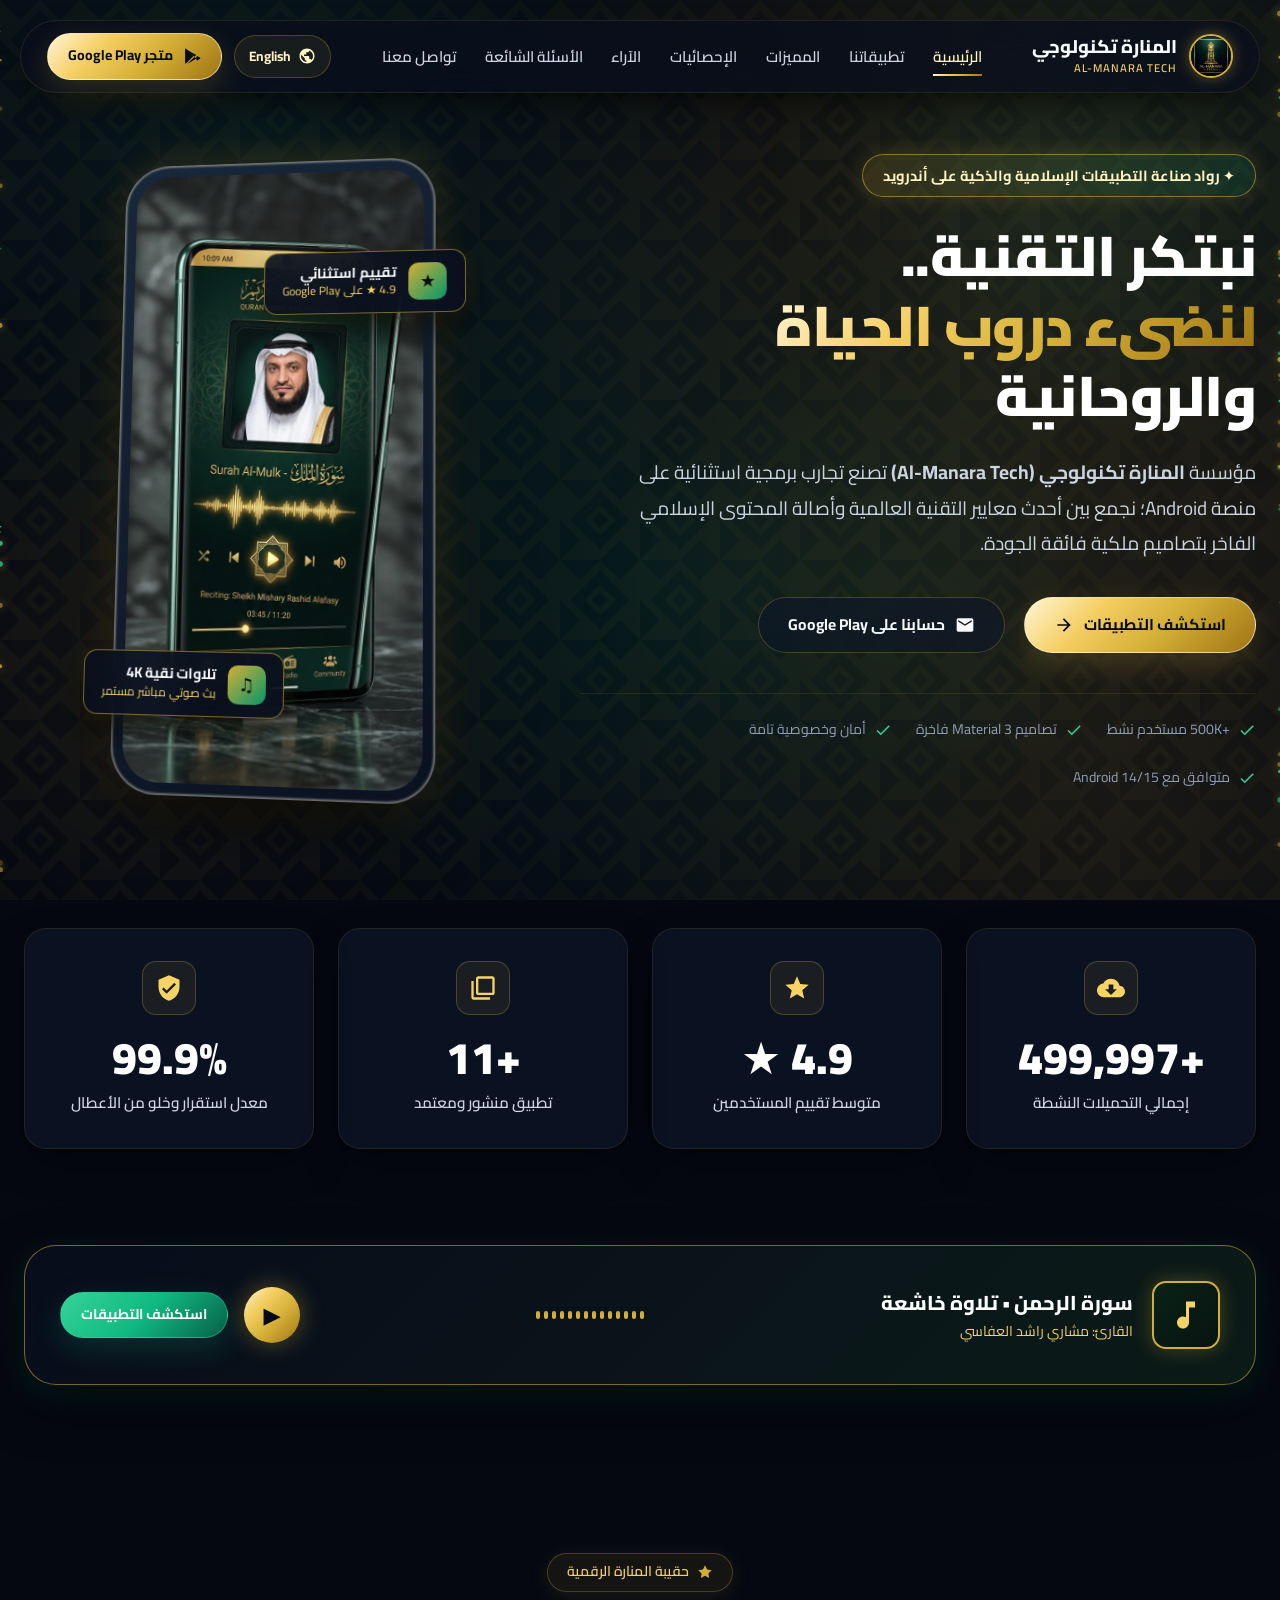
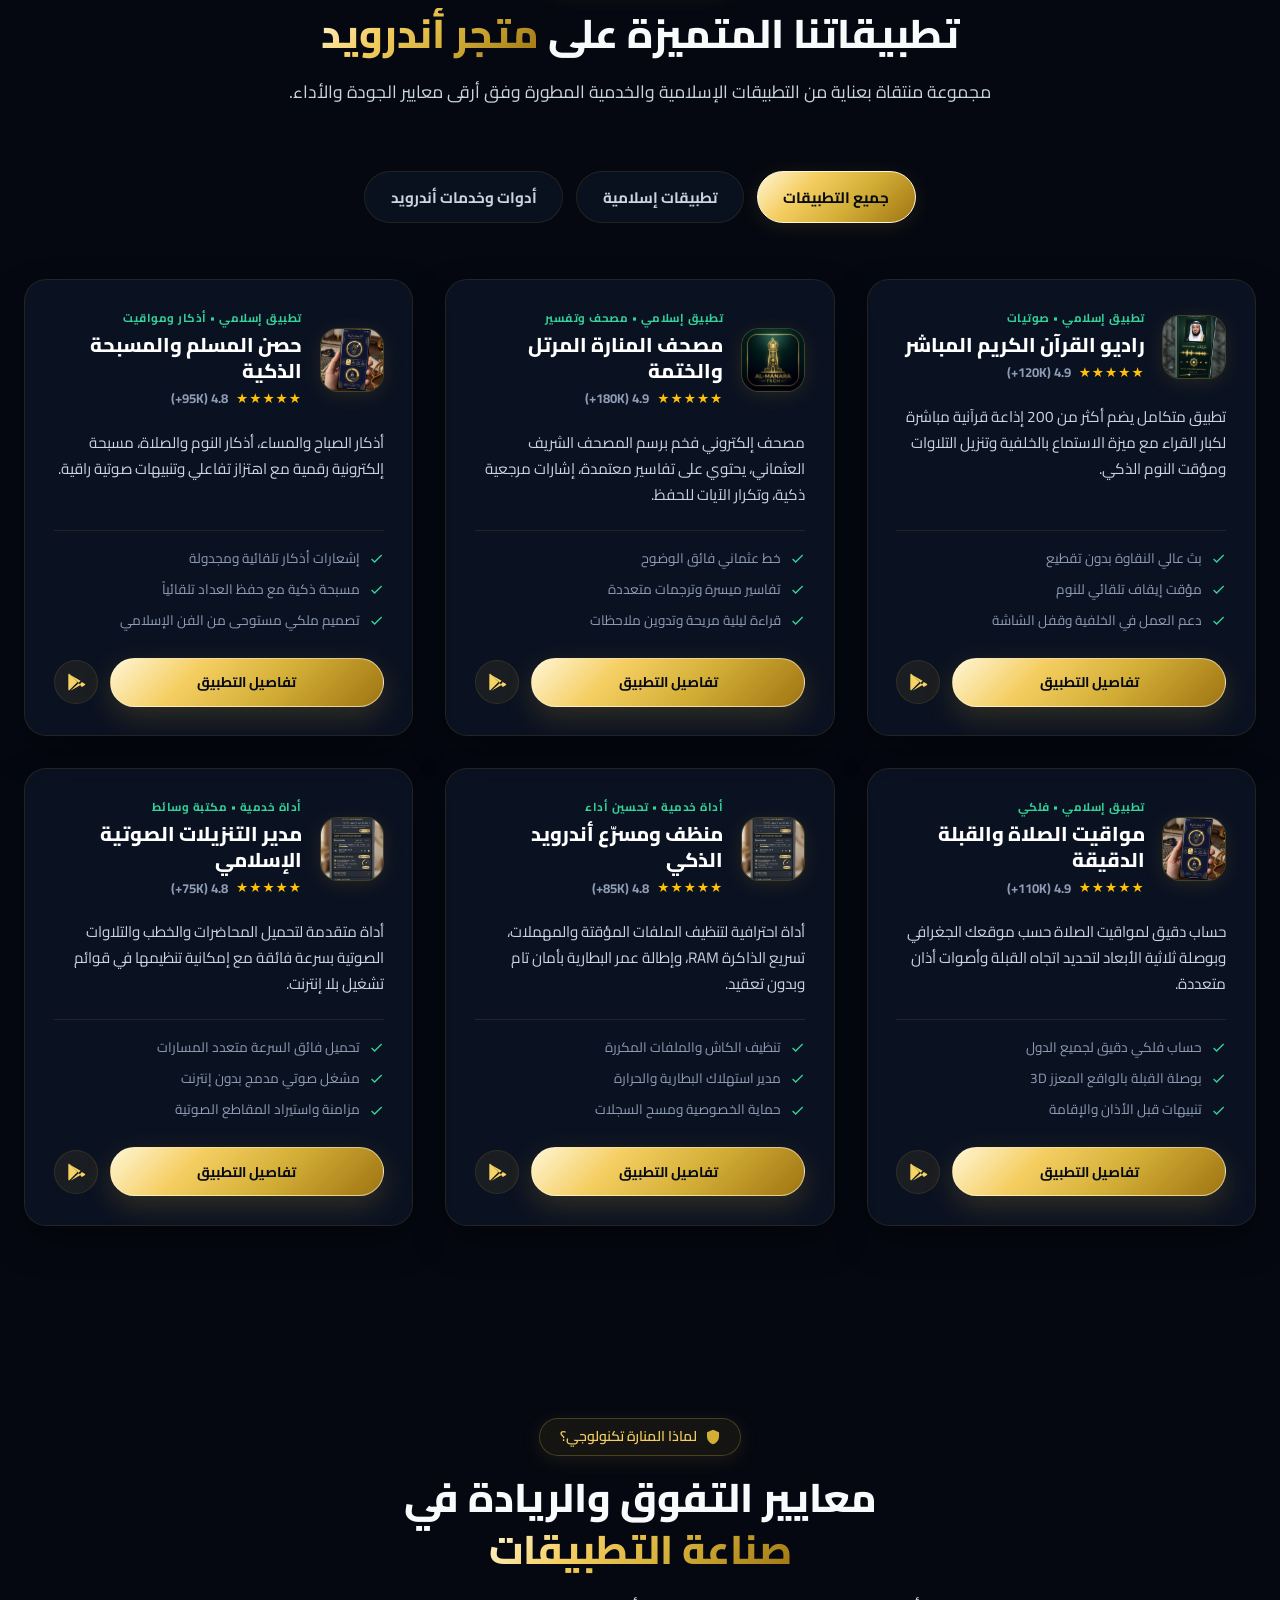
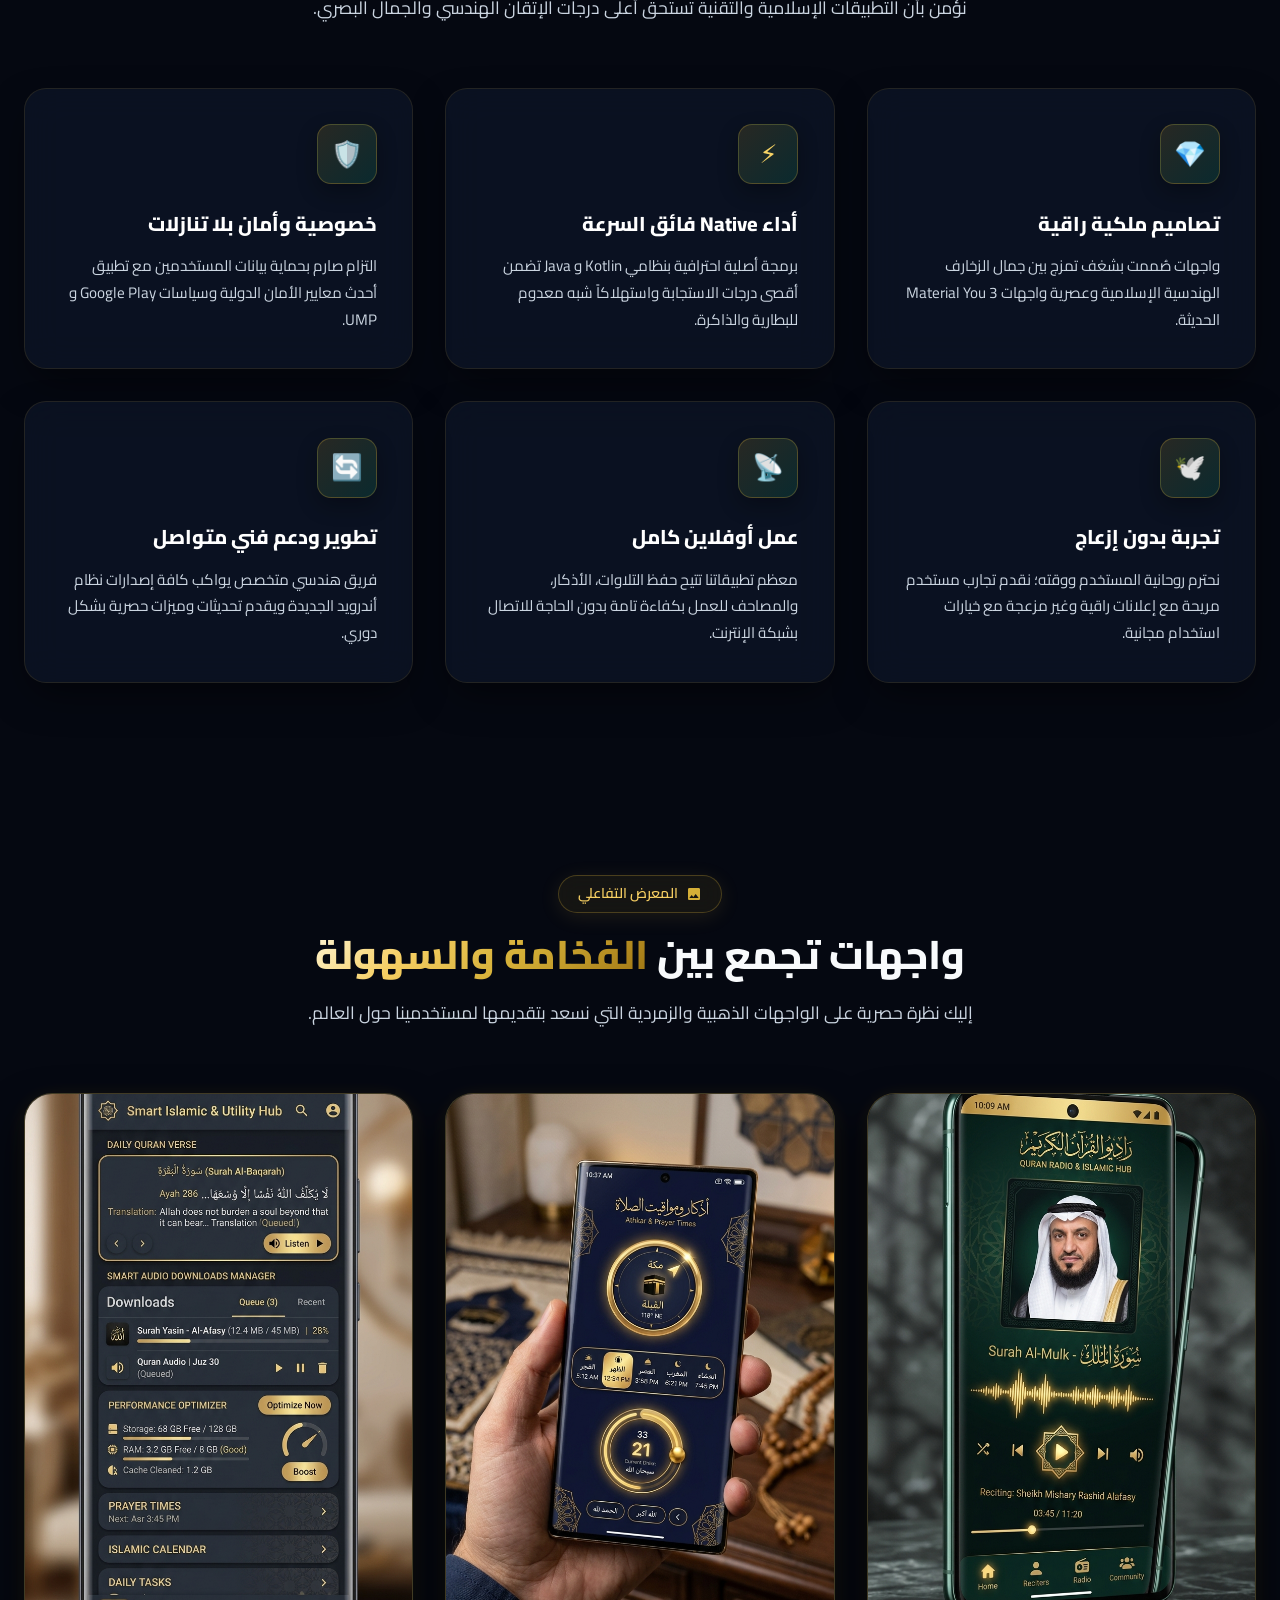
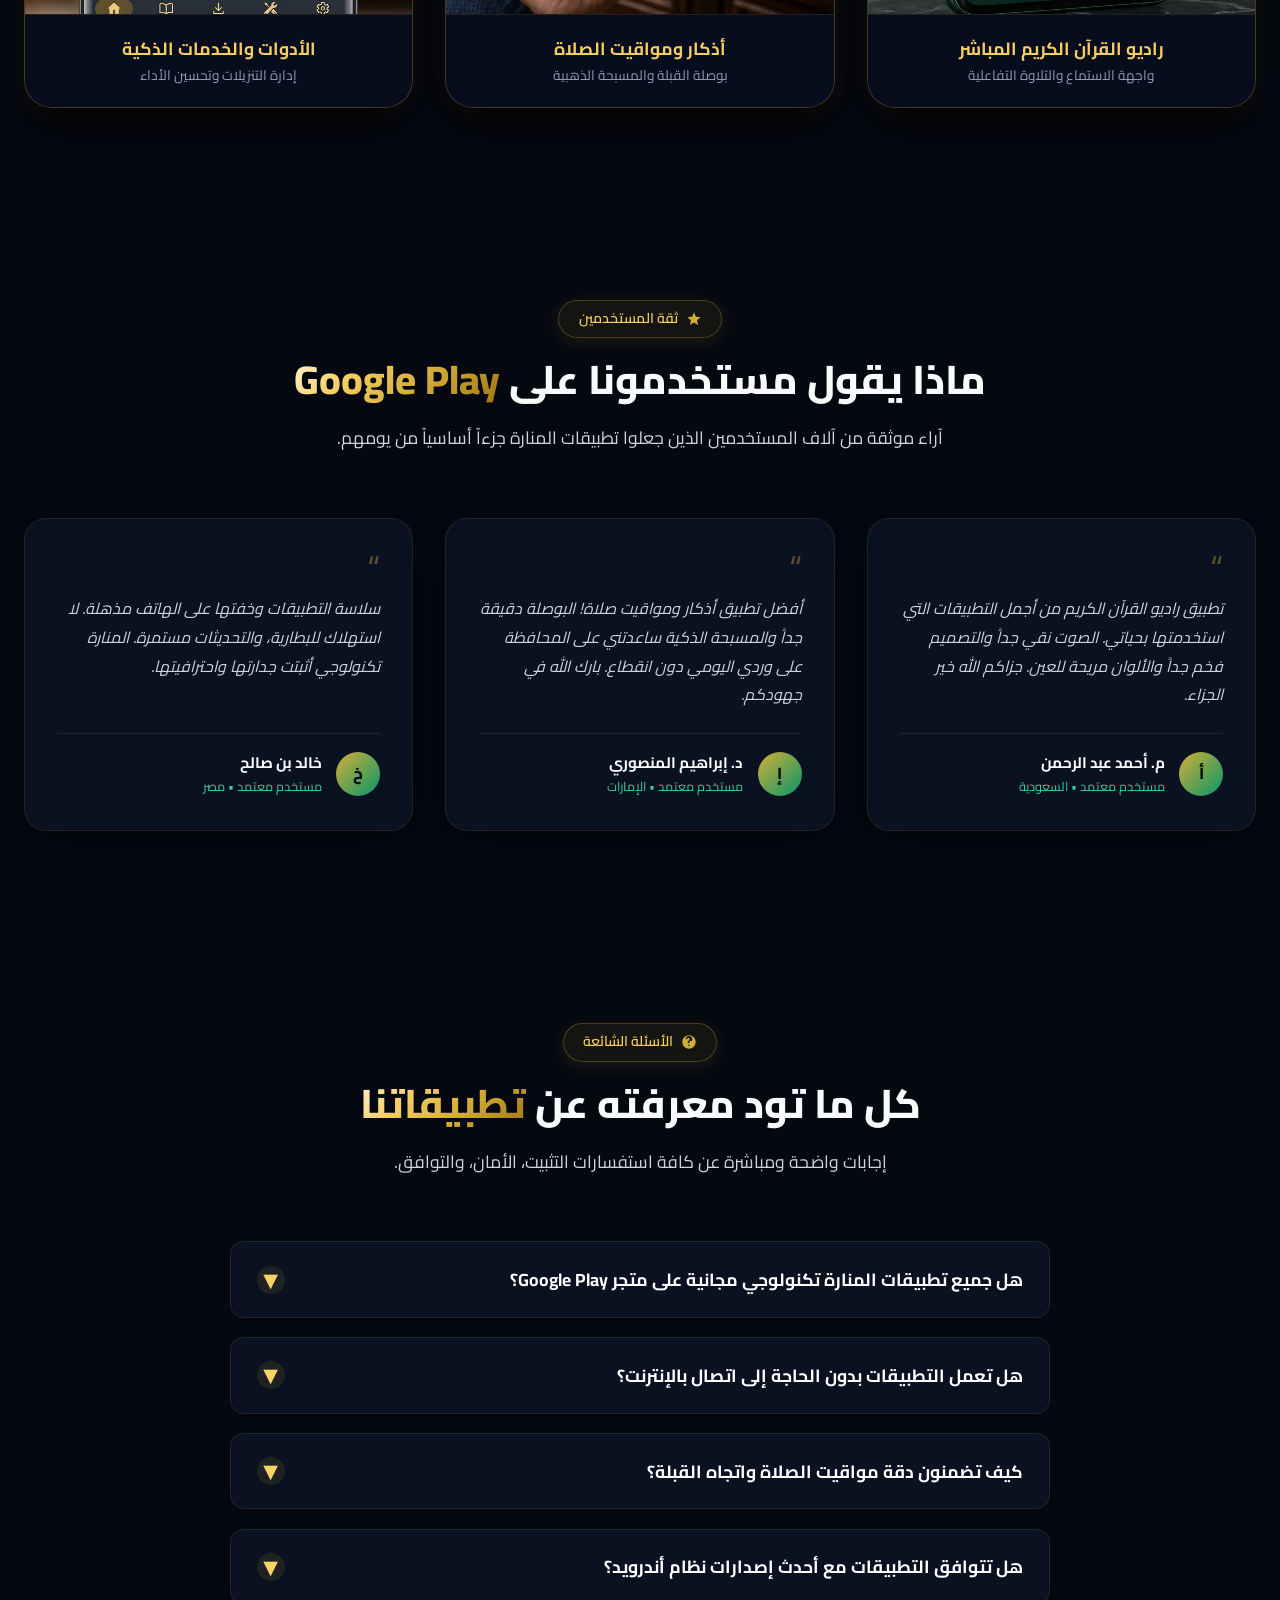
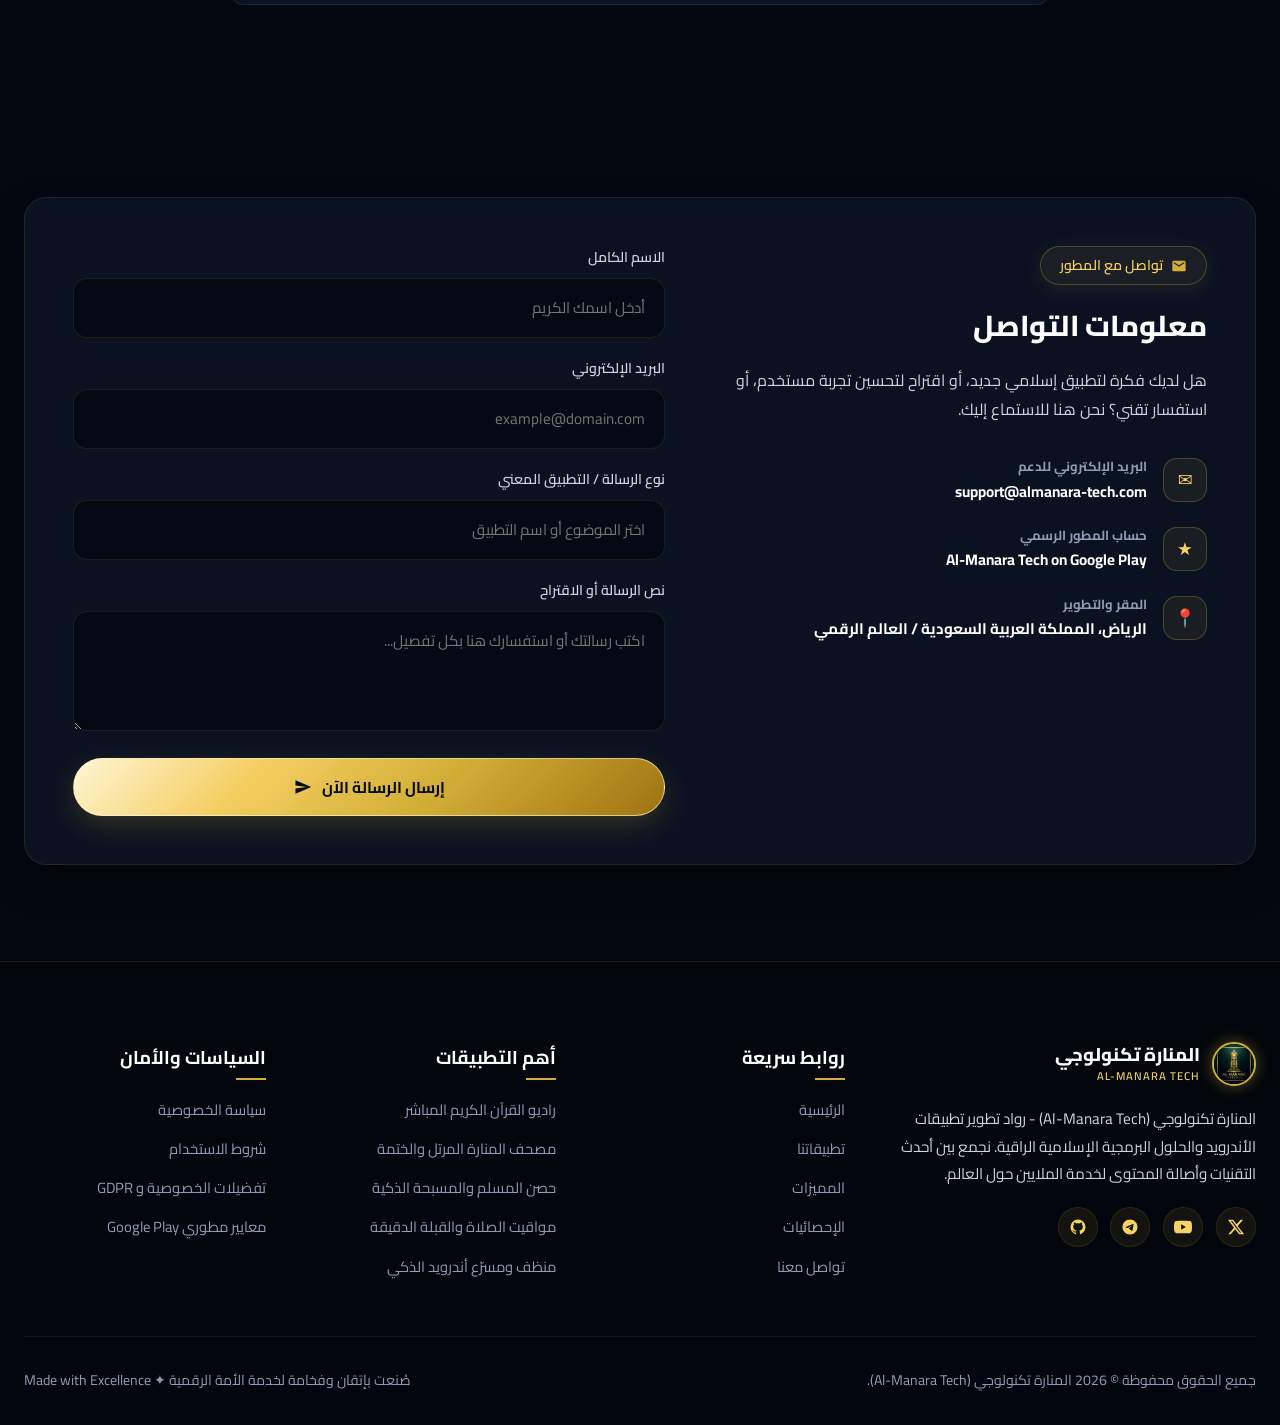
<file: index.html>
<!DOCTYPE html>
<html lang="ar" dir="rtl">
<head>
  <meta charset="UTF-8">
  <meta name="viewport" content="width=device-width, initial-scale=1.0">
  <meta http-equiv="X-UA-Compatible" content="ie=edge">
  
  <!-- SEO & Primary Meta Tags -->
  <title>المنارة تكنولوجي | Al-Manara Tech - ناشر تطبيقات الأندرويد والتطبيقات الإسلامية الفاخرة</title>
  <meta name="title" content="المنارة تكنولوجي | Al-Manara Tech - ناشر تطبيقات الأندرويد والتطبيقات الإسلامية الفاخرة">
  <meta name="description" content="موقع ناشر التطبيقات 'المنارة تكنولوجي' (Al-Manara Tech). رواد تطوير تطبيقات أندرويد المتميزة والتطبيقات الإسلامية الراقية مثل راديو القرآن الكريم، المصحف المرتل، مواقيت الصلاة والأذكار.">
  <meta name="keywords" content="المنارة تكنولوجي, Al-Manara Tech, تطبيقات إسلامية, راديو القرآن الكريم, مصحف أندرويد, أذكار الصباح والمساء, مواقيت الصلاة, مطور أندرويد, Google Play Developer">
  <meta name="author" content="Al-Manara Tech">
  <meta name="theme-color" content="#060A12">

  <!-- Open Graph / Facebook / WhatsApp -->
  <meta property="og:type" content="website">
  <meta property="og:url" content="https://almanara-tech.com/">
  <meta property="og:title" content="المنارة تكنولوجي | Al-Manara Tech - تطبيقات أندرويد إسلامية فاخرة">
  <meta property="og:description" content="نبتكر التقنية لنضيء دروب الحياة والروحانية. اكتشف أحدث تطبيقاتنا الإسلامية والتقنية على متجر Google Play.">
  <meta property="og:image" content="assets/images/logo.jpg">

  <!-- Favicon -->
  <link rel="icon" type="image/jpeg" href="assets/images/logo.jpg">
  <link rel="apple-touch-icon" href="assets/images/logo.jpg">

  <!-- Google Fonts & Stylesheet -->
  <link rel="preconnect" href="https://fonts.googleapis.com">
  <link rel="preconnect" href="https://fonts.gstatic.com" crossorigin>
  <link rel="stylesheet" href="css/style.css">
</head>
<body>

  <!-- Ambient Light Orbs & Arabesque Background Canvas -->
  <div class="ambient-glow-wrapper">
    <div class="ambient-orb orb-1"></div>
    <div class="ambient-orb orb-2"></div>
    <div class="ambient-orb orb-3"></div>
    <div class="arabesque-pattern-bg"></div>
  </div>

  <!-- FLOATING LUXURY NAVBAR -->
  <header class="navbar-container">
    <nav class="navbar" id="main-navbar" aria-label="Main Navigation">
      <!-- Brand Logo -->
      <a href="#hero" class="brand-logo" id="nav-brand">
        <div class="logo-img-wrapper">
          <img src="assets/images/logo.jpg" alt="Al-Manara Tech Logo" width="44" height="44">
        </div>
        <div class="brand-text">
          <span class="brand-title">المنارة تكنولوجي</span>
          <span class="brand-sub">AL-MANARA TECH</span>
        </div>
      </a>

      <!-- Navigation Links -->
      <ul class="nav-links" id="nav-links">
        <li><a href="#hero" class="nav-link active" data-i18n="navHome">الرئيسية</a></li>
        <li><a href="#apps" class="nav-link" data-i18n="navApps">تطبيقاتنا</a></li>
        <li><a href="#features" class="nav-link" data-i18n="navFeatures">المميزات</a></li>
        <li><a href="#stats" class="nav-link" data-i18n="navStats">الإحصائيات</a></li>
        <li><a href="#reviews" class="nav-link" data-i18n="navReviews">الآراء</a></li>
        <li><a href="#faq" class="nav-link" data-i18n="navFaq">الأسئلة الشائعة</a></li>
        <li><a href="#contact" class="nav-link" data-i18n="navContact">تواصل معنا</a></li>
      </ul>

      <!-- Action Buttons -->
      <div class="nav-actions">
        <!-- Language Switch Button -->
        <button type="button" class="lang-switch-btn" id="lang-switch-btn" title="تبديل اللغة / Switch Language">
          <svg width="18" height="18" viewBox="0 0 24 24" fill="currentColor">
            <path d="M12 2C6.48 2 2 6.48 2 12s4.48 10 10 10 10-4.48 10-10S17.52 2 12 2zm-1 17.93c-3.95-.49-7-3.85-7-7.93 0-.62.08-1.21.21-1.79L9 15v1c0 1.1.9 2 2 2v1.93zm6.9-2.54c-.26-.81-1-1.39-1.9-1.39h-1v-3c0-.55-.45-1-1-1H8v-2h2c.55 0 1-.45 1-1V7h2c1.1 0 2-.9 2-2v-.41c2.93 1.19 5 4.06 5 7.41 0 2.08-.8 3.97-2.1 5.39z"/>
          </svg>
          <span id="lang-btn-text">English</span>
        </button>

        <!-- Google Play Header CTA -->
        <a href="#apps" class="btn btn-gold btn-sm" id="navbar-cta-btn">
          <svg width="18" height="18" viewBox="0 0 24 24" fill="currentColor">
            <path d="M3.609 1.814L13.793 12 3.61 22.186a2.38 2.38 0 0 1-.61-.715 2.35 2.35 0 0 1-.22-.999V3.528c0-.36.077-.7.22-.999.143-.298.354-.548.61-.715zm11.606 11.607l2.259 2.26-12.085 6.945 9.826-9.205zm2.259-2.842l-2.26 2.26-9.825-9.206 12.085 6.946zm1.42 1.421l3.526 2.025c.877.503.877 1.328 0 1.831l-3.526 2.025-2.26-2.94 2.26-2.941z"/>
          </svg>
          <span class="navbar-btn-text" data-i18n="btnGooglePlay">متجر Google Play</span>
        </a>

        <!-- Mobile Menu Toggle Button -->
        <button type="button" class="mobile-menu-toggle" id="mobile-menu-toggle" aria-label="Open Menu">
          <span></span>
          <span></span>
          <span></span>
        </button>
      </div>
    </nav>
  </header>

  <!-- HERO SECTION -->
  <section class="hero-section" id="hero">
    <canvas id="particles-canvas"></canvas>
    <div class="container">
      <div class="hero-grid">
        
        <!-- Left / Hero Text Content -->
        <div class="hero-content reveal-on-scroll">
          <div class="hero-badge" data-i18n="heroBadge">
            ✦ رواد صناعة التطبيقات الإسلامية والذكية على أندرويد
          </div>

          <h1 class="hero-title" data-i18n="heroTitle">
            نبتكر التقنية.. <span class="text-gold-gradient">لنضيء دروب الحياة</span> والروحانية
          </h1>

          <p class="hero-description" data-i18n="heroDesc">
            مؤسسة <strong>المنارة تكنولوجي (Al-Manara Tech)</strong> تصنع تجارب برمجية استثنائية على منصة Android؛ نجمع بين أحدث معايير التقنية العالمية وأصالة المحتوى الإسلامي الفاخر بتصاميم ملكية فائقة الجودة.
          </p>

          <div class="hero-cta-group">
            <a href="#apps" class="btn btn-gold" id="hero-explore-btn">
              <span data-i18n="btnExplore">استكشف التطبيقات</span>
              <svg width="20" height="20" viewBox="0 0 24 24" fill="currentColor">
                <path d="M12 4l-1.41 1.41L16.17 11H4v2h12.17l-5.58 5.59L12 20l8-8z"/>
              </svg>
            </a>
            
            <a href="#contact" class="btn btn-outline" id="hero-contact-btn">
              <svg width="20" height="20" viewBox="0 0 24 24" fill="currentColor">
                <path d="M20 4H4c-1.1 0-1.99.9-1.99 2L2 18c0 1.1.9 2 2 2h16c1.1 0 2-.9 2-2V6c0-1.1-.9-2-2-2zm0 4l-8 5-8-5V6l8 5 8-5v2z"/>
              </svg>
              <span data-i18n="btnGooglePlayHero">حسابنا على Google Play</span>
            </a>
          </div>

          <!-- Quick Trust Chips -->
          <div class="hero-trust-chips">
            <div class="trust-chip">
              <svg viewBox="0 0 24 24" fill="currentColor"><path d="M9 16.17L4.83 12l-1.42 1.41L9 19 21 7l-1.41-1.41z"/></svg>
              <span data-i18n="chipUsers">+500K مستخدم نشط</span>
            </div>
            <div class="trust-chip">
              <svg viewBox="0 0 24 24" fill="currentColor"><path d="M9 16.17L4.83 12l-1.42 1.41L9 19 21 7l-1.41-1.41z"/></svg>
              <span data-i18n="chipDesign">تصاميم Material 3 فاخرة</span>
            </div>
            <div class="trust-chip">
              <svg viewBox="0 0 24 24" fill="currentColor"><path d="M9 16.17L4.83 12l-1.42 1.41L9 19 21 7l-1.41-1.41z"/></svg>
              <span data-i18n="chipPrivacy">أمان وخصوصية تامة</span>
            </div>
            <div class="trust-chip">
              <svg viewBox="0 0 24 24" fill="currentColor"><path d="M9 16.17L4.83 12l-1.42 1.41L9 19 21 7l-1.41-1.41z"/></svg>
              <span data-i18n="chipAndroid">متوافق مع Android 14/15</span>
            </div>
          </div>
        </div>

        <!-- Right / 3D Device Showcase -->
        <div class="hero-visual reveal-on-scroll">
          <div class="phone-mockup-wrapper">
            <div class="phone-screen">
              <img src="assets/images/app_quran_radio.jpg" alt="Quran Radio App Showcase">
            </div>

            <!-- Floating Badges -->
            <div class="floating-badge badge-top-left">
              <div class="badge-icon">★</div>
              <div class="badge-info">
                <h4 data-i18n="badgeRatingTitle">تقييم استثنائي</h4>
                <p data-i18n="badgeRatingSub">4.9 ★ على Google Play</p>
              </div>
            </div>

            <div class="floating-badge badge-bottom-right">
              <div class="badge-icon">♫</div>
              <div class="badge-info">
                <h4 data-i18n="badgeAudioTitle">تلاوات نقية 4K</h4>
                <p data-i18n="badgeAudioSub">بث صوتي مباشر مستمر</p>
              </div>
            </div>
          </div>
        </div>

      </div>
    </div>
  </section>

  <!-- STATS COUNTER SECTION -->
  <section class="stats-section" id="stats">
    <div class="container">
      <div class="stats-grid">
        
        <div class="stat-card glass-card reveal-on-scroll">
          <div class="stat-icon">
            <svg width="28" height="28" viewBox="0 0 24 24" fill="currentColor">
              <path d="M19.35 10.04C18.67 6.59 15.64 4 12 4 9.11 4 6.6 5.64 5.35 8.04 2.34 8.36 0 10.91 0 14c0 3.31 2.69 6 6 6h13c2.76 0 5-2.24 5-5 0-2.64-2.05-4.78-4.65-4.96zM17 13l-5 5-5-5h3V9h4v4h3z"/>
            </svg>
          </div>
          <span class="stat-number" data-target="500000" data-prefix="+" data-suffix="">500,000</span>
          <span class="stat-label" data-i18n="statDownloadsLabel">إجمالي التحميلات النشطة</span>
        </div>

        <div class="stat-card glass-card reveal-on-scroll">
          <div class="stat-icon">
            <svg width="28" height="28" viewBox="0 0 24 24" fill="currentColor">
              <path d="M12 17.27L18.18 21l-1.64-7.03L22 9.24l-7.19-.61L12 2 9.19 8.63 2 9.24l5.46 4.73L5.82 21z"/>
            </svg>
          </div>
          <span class="stat-number" data-target="4.9" data-prefix="" data-suffix=" ★">4.9 ★</span>
          <span class="stat-label" data-i18n="statRatingLabel">متوسط تقييم المستخدمين</span>
        </div>

        <div class="stat-card glass-card reveal-on-scroll">
          <div class="stat-icon">
            <svg width="28" height="28" viewBox="0 0 24 24" fill="currentColor">
              <path d="M4 6H2v14c0 1.1.9 2 2 2h14v-2H4V6zm16-4H8c-1.1 0-2 .9-2 2v12c0 1.1.9 2 2 2h12c1.1 0 2-.9 2-2V4c0-1.1-.9-2-2-2zm0 14H8V4h12v12z"/>
            </svg>
          </div>
          <span class="stat-number" data-target="12" data-prefix="+" data-suffix="">+12</span>
          <span class="stat-label" data-i18n="statAppsLabel">تطبيق منشور ومعتمد</span>
        </div>

        <div class="stat-card glass-card reveal-on-scroll">
          <div class="stat-icon">
            <svg width="28" height="28" viewBox="0 0 24 24" fill="currentColor">
              <path d="M12 1L3 5v6c0 5.55 3.84 10.74 9 12 5.16-1.26 9-6.45 9-12V5l-9-4zm-2 16l-4-4 1.41-1.41L10 14.17l6.59-6.59L18 9l-8 8z"/>
            </svg>
          </div>
          <span class="stat-number" data-target="99.9" data-prefix="" data-suffix="%">99.9%</span>
          <span class="stat-label" data-i18n="statStabilityLabel">معدل استقرار وخلو من الأعطال</span>
        </div>

      </div>
    </div>
  </section>

  <!-- LIVE QURAN AUDIO DEMO INTERACTION BANNER -->
  <section class="audio-preview-section">
    <div class="container">
      <div class="audio-player-card reveal-on-scroll">
        
        <div class="audio-info">
          <div class="audio-cover">
            <svg width="36" height="36" viewBox="0 0 24 24" fill="currentColor">
              <path d="M12 3v10.55c-.59-.34-1.27-.55-2-.55-2.21 0-4 1.79-4 4s1.79 4 4 4 4-1.79 4-4V7h4V3h-6z"/>
            </svg>
          </div>
          <div class="audio-details">
            <h3 data-i18n="audioCurrentSurah">سورة الرحمن • تلاوة خاشعة</h3>
            <p data-i18n="audioCurrentReciter">القارئ: مشاري راشد العفاسي</p>
          </div>
        </div>

        <div class="audio-visualizer-container">
          <div class="audio-waves">
            <div class="wave-bar"></div>
            <div class="wave-bar"></div>
            <div class="wave-bar"></div>
            <div class="wave-bar"></div>
            <div class="wave-bar"></div>
            <div class="wave-bar"></div>
            <div class="wave-bar"></div>
            <div class="wave-bar"></div>
            <div class="wave-bar"></div>
            <div class="wave-bar"></div>
            <div class="wave-bar"></div>
            <div class="wave-bar"></div>
            <div class="wave-bar"></div>
            <div class="wave-bar"></div>
          </div>
        </div>

        <div class="audio-controls">
          <button type="button" class="play-toggle-btn" id="audio-play-toggle" aria-label="Play/Pause Quran Audio">
            <span id="play-icon">▶</span>
          </button>
          <a href="#apps" class="btn btn-emerald btn-sm">
            <span data-i18n="btnExplore">استمع في التطبيق</span>
          </a>
        </div>

      </div>
    </div>
  </section>

  <!-- APPS SHOWCASE SECTION -->
  <section class="section-padding" id="apps">
    <div class="container">
      
      <div class="section-header reveal-on-scroll">
        <div class="section-badge">
          <svg viewBox="0 0 24 24"><path d="M12 2l3.09 6.26L22 9.27l-5 4.87 1.18 6.88L12 17.77l-6.18 3.25L7 14.14 2 9.27l6.91-1.01L12 2z"/></svg>
          <span data-i18n="appsBadge">حقيبة المنارة الرقمية</span>
        </div>
        <h2 class="section-title" data-i18n="appsTitle">
          تطبيقاتنا المتميزة على <span class="text-gold-gradient">متجر أندرويد</span>
        </h2>
        <p class="section-desc" data-i18n="appsDesc">
          مجموعة منتقاة بعناية من التطبيقات الإسلامية والخدمية المطورة وفق أرقى معايير الجودة والأداء.
        </p>
      </div>

      <!-- Filter Tabs -->
      <div class="apps-filter-tabs reveal-on-scroll">
        <button type="button" class="filter-tab active" data-filter="all" data-i18n="tabAll">جميع التطبيقات</button>
        <button type="button" class="filter-tab" data-filter="islamic" data-i18n="tabIslamic">تطبيقات إسلامية</button>
        <button type="button" class="filter-tab" data-filter="utility" data-i18n="tabUtility">أدوات وخدمات أندرويد</button>
      </div>

      <!-- Apps Cards Grid -->
      <div class="apps-grid">

        <!-- APP 1: Quran Radio -->
        <div class="app-card glass-card reveal-on-scroll" data-category="islamic">
          <div class="app-card-header">
            <div class="app-icon">
              <img src="assets/images/app_quran_radio.jpg" alt="Quran Radio App">
            </div>
            <div class="app-header-meta">
              <span class="app-category-badge" data-i18n="app1Category">تطبيق إسلامي • صوتيات</span>
              <h3 class="app-title" data-i18n="app1Title">راديو القرآن الكريم المباشر</h3>
              <div class="app-rating-row">
                <span class="stars">★★★★★</span>
                <span class="rating-num">4.9 (120K+)</span>
              </div>
            </div>
          </div>

          <p class="app-description" data-i18n="app1Desc">
            تطبيق متكامل يضم أكثر من 200 إذاعة قرآنية مباشرة لكبار القراء مع ميزة الاستماع بالخلفية وتنزيل التلاوات ومؤقت النوم الذكي.
          </p>

          <ul class="app-features-list">
            <li class="app-feature-item">
              <svg viewBox="0 0 24 24" fill="currentColor"><path d="M9 16.17L4.83 12l-1.42 1.41L9 19 21 7l-1.41-1.41z"/></svg>
              <span data-i18n="app1Feat1">بث عالي النقاوة بدون تقطيع</span>
            </li>
            <li class="app-feature-item">
              <svg viewBox="0 0 24 24" fill="currentColor"><path d="M9 16.17L4.83 12l-1.42 1.41L9 19 21 7l-1.41-1.41z"/></svg>
              <span data-i18n="app1Feat2">مؤقت إيقاف تلقائي للنوم</span>
            </li>
            <li class="app-feature-item">
              <svg viewBox="0 0 24 24" fill="currentColor"><path d="M9 16.17L4.83 12l-1.42 1.41L9 19 21 7l-1.41-1.41z"/></svg>
              <span data-i18n="app1Feat3">دعم العمل في الخلفية وقفل الشاشة</span>
            </li>
          </ul>

          <div class="app-card-footer">
            <button type="button" class="btn btn-gold btn-sm btn-open-detail" data-app-id="quranRadio" data-i18n="btnDetails">
              تفاصيل التطبيق
            </button>
            <a href="https://play.google.com" target="_blank" rel="noopener" class="btn-icon-only" title="Google Play">
              <svg width="20" height="20" viewBox="0 0 24 24" fill="currentColor">
                <path d="M3.609 1.814L13.793 12 3.61 22.186a2.38 2.38 0 0 1-.61-.715 2.35 2.35 0 0 1-.22-.999V3.528c0-.36.077-.7.22-.999.143-.298.354-.548.61-.715zm11.606 11.607l2.259 2.26-12.085 6.945 9.826-9.205zm2.259-2.842l-2.26 2.26-9.825-9.206 12.085 6.946zm1.42 1.421l3.526 2.025c.877.503.877 1.328 0 1.831l-3.526 2.025-2.26-2.94 2.26-2.941z"/>
              </svg>
            </a>
          </div>
        </div>

        <!-- APP 2: Holy Quran -->
        <div class="app-card glass-card reveal-on-scroll" data-category="islamic">
          <div class="app-card-header">
            <div class="app-icon">
              <img src="assets/images/logo.jpg" alt="Holy Quran App">
            </div>
            <div class="app-header-meta">
              <span class="app-category-badge" data-i18n="app2Category">تطبيق إسلامي • مصحف وتفسير</span>
              <h3 class="app-title" data-i18n="app2Title">مصحف المنارة المرتل والختمة</h3>
              <div class="app-rating-row">
                <span class="stars">★★★★★</span>
                <span class="rating-num">4.9 (180K+)</span>
              </div>
            </div>
          </div>

          <p class="app-description" data-i18n="app2Desc">
            مصحف إلكتروني فخم برسم المصحف الشريف العثماني، يحتوي على تفاسير معتمدة، إشارات مرجعية ذكية، وتكرار الآيات للحفظ.
          </p>

          <ul class="app-features-list">
            <li class="app-feature-item">
              <svg viewBox="0 0 24 24" fill="currentColor"><path d="M9 16.17L4.83 12l-1.42 1.41L9 19 21 7l-1.41-1.41z"/></svg>
              <span data-i18n="app2Feat1">خط عثماني فائق الوضوح</span>
            </li>
            <li class="app-feature-item">
              <svg viewBox="0 0 24 24" fill="currentColor"><path d="M9 16.17L4.83 12l-1.42 1.41L9 19 21 7l-1.41-1.41z"/></svg>
              <span data-i18n="app2Feat2">تفاسير ميسرة وترجمات متعددة</span>
            </li>
            <li class="app-feature-item">
              <svg viewBox="0 0 24 24" fill="currentColor"><path d="M9 16.17L4.83 12l-1.42 1.41L9 19 21 7l-1.41-1.41z"/></svg>
              <span data-i18n="app2Feat3">قراءة ليلية مريحة وتدوين ملاحظات</span>
            </li>
          </ul>

          <div class="app-card-footer">
            <button type="button" class="btn btn-gold btn-sm btn-open-detail" data-app-id="quranHoly" data-i18n="btnDetails">
              تفاصيل التطبيق
            </button>
            <a href="https://play.google.com" target="_blank" rel="noopener" class="btn-icon-only" title="Google Play">
              <svg width="20" height="20" viewBox="0 0 24 24" fill="currentColor">
                <path d="M3.609 1.814L13.793 12 3.61 22.186a2.38 2.38 0 0 1-.61-.715 2.35 2.35 0 0 1-.22-.999V3.528c0-.36.077-.7.22-.999.143-.298.354-.548.61-.715zm11.606 11.607l2.259 2.26-12.085 6.945 9.826-9.205zm2.259-2.842l-2.26 2.26-9.825-9.206 12.085 6.946zm1.42 1.421l3.526 2.025c.877.503.877 1.328 0 1.831l-3.526 2.025-2.26-2.94 2.26-2.941z"/>
              </svg>
            </a>
          </div>
        </div>

        <!-- APP 3: Athkar & Tasbih -->
        <div class="app-card glass-card reveal-on-scroll" data-category="islamic">
          <div class="app-card-header">
            <div class="app-icon">
              <img src="assets/images/app_athkar.jpg" alt="Athkar App">
            </div>
            <div class="app-header-meta">
              <span class="app-category-badge" data-i18n="app3Category">تطبيق إسلامي • أذكار ومواقيت</span>
              <h3 class="app-title" data-i18n="app3Title">حصن المسلم والمسبحة الذكية</h3>
              <div class="app-rating-row">
                <span class="stars">★★★★★</span>
                <span class="rating-num">4.8 (95K+)</span>
              </div>
            </div>
          </div>

          <p class="app-description" data-i18n="app3Desc">
            أذكار الصباح والمساء، أذكار النوم والصلاة، مسبحة إلكترونية رقمية مع اهتزاز تفاعلي وتنبيهات صوتية راقية.
          </p>

          <ul class="app-features-list">
            <li class="app-feature-item">
              <svg viewBox="0 0 24 24" fill="currentColor"><path d="M9 16.17L4.83 12l-1.42 1.41L9 19 21 7l-1.41-1.41z"/></svg>
              <span data-i18n="app3Feat1">إشعارات أذكار تلقائية ومجدولة</span>
            </li>
            <li class="app-feature-item">
              <svg viewBox="0 0 24 24" fill="currentColor"><path d="M9 16.17L4.83 12l-1.42 1.41L9 19 21 7l-1.41-1.41z"/></svg>
              <span data-i18n="app3Feat2">مسبحة ذكية مع حفظ العداد تلقائياً</span>
            </li>
            <li class="app-feature-item">
              <svg viewBox="0 0 24 24" fill="currentColor"><path d="M9 16.17L4.83 12l-1.42 1.41L9 19 21 7l-1.41-1.41z"/></svg>
              <span data-i18n="app3Feat3">تصميم ملكي مستوحى من الفن الإسلامي</span>
            </li>
          </ul>

          <div class="app-card-footer">
            <button type="button" class="btn btn-gold btn-sm btn-open-detail" data-app-id="athkar" data-i18n="btnDetails">
              تفاصيل التطبيق
            </button>
            <a href="https://play.google.com" target="_blank" rel="noopener" class="btn-icon-only" title="Google Play">
              <svg width="20" height="20" viewBox="0 0 24 24" fill="currentColor">
                <path d="M3.609 1.814L13.793 12 3.61 22.186a2.38 2.38 0 0 1-.61-.715 2.35 2.35 0 0 1-.22-.999V3.528c0-.36.077-.7.22-.999.143-.298.354-.548.61-.715zm11.606 11.607l2.259 2.26-12.085 6.945 9.826-9.205zm2.259-2.842l-2.26 2.26-9.825-9.206 12.085 6.946zm1.42 1.421l3.526 2.025c.877.503.877 1.328 0 1.831l-3.526 2.025-2.26-2.94 2.26-2.941z"/>
              </svg>
            </a>
          </div>
        </div>

        <!-- APP 4: Prayer Times & Qibla -->
        <div class="app-card glass-card reveal-on-scroll" data-category="islamic">
          <div class="app-card-header">
            <div class="app-icon">
              <img src="assets/images/app_athkar.jpg" alt="Prayer Times App">
            </div>
            <div class="app-header-meta">
              <span class="app-category-badge" data-i18n="app4Category">تطبيق إسلامي • فلكي</span>
              <h3 class="app-title" data-i18n="app4Title">مواقيت الصلاة والقبلة الدقيقة</h3>
              <div class="app-rating-row">
                <span class="stars">★★★★★</span>
                <span class="rating-num">4.9 (110K+)</span>
              </div>
            </div>
          </div>

          <p class="app-description" data-i18n="app4Desc">
            حساب دقيق لمواقيت الصلاة حسب موقعك الجغرافي وبوصلة ثلاثية الأبعاد لتحديد اتجاه القبلة وأصوات أذان متعددة.
          </p>

          <ul class="app-features-list">
            <li class="app-feature-item">
              <svg viewBox="0 0 24 24" fill="currentColor"><path d="M9 16.17L4.83 12l-1.42 1.41L9 19 21 7l-1.41-1.41z"/></svg>
              <span data-i18n="app4Feat1">حساب فلكي دقيق لجميع الدول</span>
            </li>
            <li class="app-feature-item">
              <svg viewBox="0 0 24 24" fill="currentColor"><path d="M9 16.17L4.83 12l-1.42 1.41L9 19 21 7l-1.41-1.41z"/></svg>
              <span data-i18n="app4Feat2">بوصلة القبلة بالواقع المعزز 3D</span>
            </li>
            <li class="app-feature-item">
              <svg viewBox="0 0 24 24" fill="currentColor"><path d="M9 16.17L4.83 12l-1.42 1.41L9 19 21 7l-1.41-1.41z"/></svg>
              <span data-i18n="app4Feat3">تنبيهات قبل الأذان والإقامة</span>
            </li>
          </ul>

          <div class="app-card-footer">
            <button type="button" class="btn btn-gold btn-sm btn-open-detail" data-app-id="prayerTimes" data-i18n="btnDetails">
              تفاصيل التطبيق
            </button>
            <a href="https://play.google.com" target="_blank" rel="noopener" class="btn-icon-only" title="Google Play">
              <svg width="20" height="20" viewBox="0 0 24 24" fill="currentColor">
                <path d="M3.609 1.814L13.793 12 3.61 22.186a2.38 2.38 0 0 1-.61-.715 2.35 2.35 0 0 1-.22-.999V3.528c0-.36.077-.7.22-.999.143-.298.354-.548.61-.715zm11.606 11.607l2.259 2.26-12.085 6.945 9.826-9.205zm2.259-2.842l-2.26 2.26-9.825-9.206 12.085 6.946zm1.42 1.421l3.526 2.025c.877.503.877 1.328 0 1.831l-3.526 2.025-2.26-2.94 2.26-2.941z"/>
              </svg>
            </a>
          </div>
        </div>

        <!-- APP 5: Android Optimizer -->
        <div class="app-card glass-card reveal-on-scroll" data-category="utility">
          <div class="app-card-header">
            <div class="app-icon">
              <img src="assets/images/app_utility.jpg" alt="Android Optimizer App">
            </div>
            <div class="app-header-meta">
              <span class="app-category-badge" data-i18n="app5Category">أداة خدمية • تحسين أداء</span>
              <h3 class="app-title" data-i18n="app5Title">منظف ومسرّع أندرويد الذكي</h3>
              <div class="app-rating-row">
                <span class="stars">★★★★★</span>
                <span class="rating-num">4.8 (85K+)</span>
              </div>
            </div>
          </div>

          <p class="app-description" data-i18n="app5Desc">
            أداة احترافية لتنظيف الملفات المؤقتة والمهملات، تسريع الذاكرة RAM، وإطالة عمر البطارية بأمان تام وبدون تعقيد.
          </p>

          <ul class="app-features-list">
            <li class="app-feature-item">
              <svg viewBox="0 0 24 24" fill="currentColor"><path d="M9 16.17L4.83 12l-1.42 1.41L9 19 21 7l-1.41-1.41z"/></svg>
              <span data-i18n="app5Feat1">تنظيف الكاش والملفات المكررة</span>
            </li>
            <li class="app-feature-item">
              <svg viewBox="0 0 24 24" fill="currentColor"><path d="M9 16.17L4.83 12l-1.42 1.41L9 19 21 7l-1.41-1.41z"/></svg>
              <span data-i18n="app5Feat2">مدير استهلاك البطارية والحرارة</span>
            </li>
            <li class="app-feature-item">
              <svg viewBox="0 0 24 24" fill="currentColor"><path d="M9 16.17L4.83 12l-1.42 1.41L9 19 21 7l-1.41-1.41z"/></svg>
              <span data-i18n="app5Feat3">حماية الخصوصية ومسح السجلات</span>
            </li>
          </ul>

          <div class="app-card-footer">
            <button type="button" class="btn btn-gold btn-sm btn-open-detail" data-app-id="optimizer" data-i18n="btnDetails">
              تفاصيل التطبيق
            </button>
            <a href="https://play.google.com" target="_blank" rel="noopener" class="btn-icon-only" title="Google Play">
              <svg width="20" height="20" viewBox="0 0 24 24" fill="currentColor">
                <path d="M3.609 1.814L13.793 12 3.61 22.186a2.38 2.38 0 0 1-.61-.715 2.35 2.35 0 0 1-.22-.999V3.528c0-.36.077-.7.22-.999.143-.298.354-.548.61-.715zm11.606 11.607l2.259 2.26-12.085 6.945 9.826-9.205zm2.259-2.842l-2.26 2.26-9.825-9.206 12.085 6.946zm1.42 1.421l3.526 2.025c.877.503.877 1.328 0 1.831l-3.526 2.025-2.26-2.94 2.26-2.941z"/>
              </svg>
            </a>
          </div>
        </div>

        <!-- APP 6: Media Downloader -->
        <div class="app-card glass-card reveal-on-scroll" data-category="utility">
          <div class="app-card-header">
            <div class="app-icon">
              <img src="assets/images/app_utility.jpg" alt="Media Downloader App">
            </div>
            <div class="app-header-meta">
              <span class="app-category-badge" data-i18n="app6Category">أداة خدمية • مكتبة وسائط</span>
              <h3 class="app-title" data-i18n="app6Title">مدير التنزيلات الصوتية الإسلامي</h3>
              <div class="app-rating-row">
                <span class="stars">★★★★★</span>
                <span class="rating-num">4.8 (75K+)</span>
              </div>
            </div>
          </div>

          <p class="app-description" data-i18n="app6Desc">
            أداة متقدمة لتحميل المحاضرات والخطب والتلاوات الصوتية بسرعة فائقة مع إمكانية تنظيمها في قوائم تشغيل بلا إنترنت.
          </p>

          <ul class="app-features-list">
            <li class="app-feature-item">
              <svg viewBox="0 0 24 24" fill="currentColor"><path d="M9 16.17L4.83 12l-1.42 1.41L9 19 21 7l-1.41-1.41z"/></svg>
              <span data-i18n="app6Feat1">تحميل فائق السرعة متعدد المسارات</span>
            </li>
            <li class="app-feature-item">
              <svg viewBox="0 0 24 24" fill="currentColor"><path d="M9 16.17L4.83 12l-1.42 1.41L9 19 21 7l-1.41-1.41z"/></svg>
              <span data-i18n="app6Feat2">مشغل صوتي مدمج بدون إنترنت</span>
            </li>
            <li class="app-feature-item">
              <svg viewBox="0 0 24 24" fill="currentColor"><path d="M9 16.17L4.83 12l-1.42 1.41L9 19 21 7l-1.41-1.41z"/></svg>
              <span data-i18n="app6Feat3">مزامنة واستيراد المقاطع الصوتية</span>
            </li>
          </ul>

          <div class="app-card-footer">
            <button type="button" class="btn btn-gold btn-sm btn-open-detail" data-app-id="mediaDownloader" data-i18n="btnDetails">
              تفاصيل التطبيق
            </button>
            <a href="https://play.google.com" target="_blank" rel="noopener" class="btn-icon-only" title="Google Play">
              <svg width="20" height="20" viewBox="0 0 24 24" fill="currentColor">
                <path d="M3.609 1.814L13.793 12 3.61 22.186a2.38 2.38 0 0 1-.61-.715 2.35 2.35 0 0 1-.22-.999V3.528c0-.36.077-.7.22-.999.143-.298.354-.548.61-.715zm11.606 11.607l2.259 2.26-12.085 6.945 9.826-9.205zm2.259-2.842l-2.26 2.26-9.825-9.206 12.085 6.946zm1.42 1.421l3.526 2.025c.877.503.877 1.328 0 1.831l-3.526 2.025-2.26-2.94 2.26-2.941z"/>
              </svg>
            </a>
          </div>
        </div>

      </div>
    </div>
  </section>

  <!-- WHY AL-MANARA TECH (FEATURES) -->
  <section class="section-padding" id="features">
    <div class="container">
      
      <div class="section-header reveal-on-scroll">
        <div class="section-badge">
          <svg viewBox="0 0 24 24"><path d="M12 1L3 5v6c0 5.55 3.84 10.74 9 12 5.16-1.26 9-6.45 9-12V5l-9-4z"/></svg>
          <span data-i18n="featuresBadge">لماذا المنارة تكنولوجي؟</span>
        </div>
        <h2 class="section-title" data-i18n="featuresTitle">
          معايير التفوق والريادة في <span class="text-gold-gradient">صناعة التطبيقات</span>
        </h2>
        <p class="section-desc" data-i18n="featuresDesc">
          نؤمن بأن التطبيقات الإسلامية والتقنية تستحق أعلى درجات الإتقان الهندسي والجمال البصري.
        </p>
      </div>

      <div class="features-grid">
        
        <div class="feature-box glass-card reveal-on-scroll">
          <div class="feature-icon-wrapper">💎</div>
          <h3 class="feature-title" data-i18n="feat1Title">تصاميم ملكية راقية</h3>
          <p class="feature-text" data-i18n="feat1Desc">
            واجهات صُممت بشغف تمزج بين جمال الزخارف الهندسية الإسلامية وعصرية واجهات Material You 3 الحديثة.
          </p>
        </div>

        <div class="feature-box glass-card reveal-on-scroll">
          <div class="feature-icon-wrapper">⚡</div>
          <h3 class="feature-title" data-i18n="feat2Title">أداء Native فائق السرعة</h3>
          <p class="feature-text" data-i18n="feat2Desc">
            برمجة أصلية احترافية بنظامي Kotlin و Java تضمن أقصى درجات الاستجابة واستهلاكاً شبه معدوم للبطارية والذاكرة.
          </p>
        </div>

        <div class="feature-box glass-card reveal-on-scroll">
          <div class="feature-icon-wrapper">🛡️</div>
          <h3 class="feature-title" data-i18n="feat3Title">خصوصية وأمان بلا تنازلات</h3>
          <p class="feature-text" data-i18n="feat3Desc">
            التزام صارم بحماية بيانات المستخدمين مع تطبيق أحدث معايير الأمان الدولية وسياسات Google Play و UMP.
          </p>
        </div>

        <div class="feature-box glass-card reveal-on-scroll">
          <div class="feature-icon-wrapper">🕊️</div>
          <h3 class="feature-title" data-i18n="feat4Title">تجربة بدون إزعاج</h3>
          <p class="feature-text" data-i18n="feat4Desc">
            نحترم روحانية المستخدم ووقته؛ نقدم تجارب مستخدم مريحة مع إعلانات راقية وغير مزعجة مع خيارات استخدام مجانية.
          </p>
        </div>

        <div class="feature-box glass-card reveal-on-scroll">
          <div class="feature-icon-wrapper">📡</div>
          <h3 class="feature-title" data-i18n="feat5Title">عمل أوفلاين كامل</h3>
          <p class="feature-text" data-i18n="feat5Desc">
            معظم تطبيقاتنا تتيح حفظ التلاوات، الأذكار، والمصاحف للعمل بكفاءة تامة بدون الحاجة للاتصال بشبكة الإنترنت.
          </p>
        </div>

        <div class="feature-box glass-card reveal-on-scroll">
          <div class="feature-icon-wrapper">🔄</div>
          <h3 class="feature-title" data-i18n="feat6Title">تطوير ودعم فني متواصل</h3>
          <p class="feature-text" data-i18n="feat6Desc">
            فريق هندسي متخصص يواكب كافة إصدارات نظام أندرويد الجديدة ويقدم تحديثات وميزات حصرية بشكل دوري.
          </p>
        </div>

      </div>

    </div>
  </section>

  <!-- INTERACTIVE GALLERY SHOWCASE -->
  <section class="section-padding" id="gallery">
    <div class="container">
      
      <div class="section-header reveal-on-scroll">
        <div class="section-badge">
          <svg viewBox="0 0 24 24"><path d="M21 19V5c0-1.1-.9-2-2-2H5c-1.1 0-2 .9-2 2v14c0 1.1.9 2 2 2h14c1.1 0 2-.9 2-2zM8.5 13.5l2.5 3.01L14.5 12l4.5 6H5l3.5-4.5z"/></svg>
          <span data-i18n="galleryBadge">المعرض التفاعلي</span>
        </div>
        <h2 class="section-title" data-i18n="galleryTitle">
          واجهات تجمع بين <span class="text-gold-gradient">الفخامة والسهولة</span>
        </h2>
        <p class="section-desc" data-i18n="galleryDesc">
          إليك نظرة حصرية على الواجهات الذهبية والزمردية التي نسعد بتقديمها لمستخدمينا حول العالم.
        </p>
      </div>

      <div class="gallery-grid">
        
        <div class="gallery-item reveal-on-scroll">
          <img src="assets/images/app_quran_radio.jpg" alt="Quran Radio Screen Mockup">
          <div class="gallery-caption">
            <h4 data-i18n="gal1Title">راديو القرآن الكريم المباشر</h4>
            <p data-i18n="gal1Sub">واجهة الاستماع والتلاوة التفاعلية</p>
          </div>
        </div>

        <div class="gallery-item reveal-on-scroll">
          <img src="assets/images/app_athkar.jpg" alt="Athkar Screen Mockup">
          <div class="gallery-caption">
            <h4 data-i18n="gal2Title">أذكار ومواقيت الصلاة</h4>
            <p data-i18n="gal2Sub">بوصلة القبلة والمسبحة الذهبية</p>
          </div>
        </div>

        <div class="gallery-item reveal-on-scroll">
          <img src="assets/images/app_utility.jpg" alt="Utility Screen Mockup">
          <div class="gallery-caption">
            <h4 data-i18n="gal3Title">الأدوات والخدمات الذكية</h4>
            <p data-i18n="gal3Sub">إدارة التنزيلات وتحسين الأداء</p>
          </div>
        </div>

      </div>

    </div>
  </section>

  <!-- USER TESTIMONIALS SECTION -->
  <section class="section-padding" id="reviews">
    <div class="container">
      
      <div class="section-header reveal-on-scroll">
        <div class="section-badge">
          <svg viewBox="0 0 24 24"><path d="M12 17.27L18.18 21l-1.64-7.03L22 9.24l-7.19-.61L12 2 9.19 8.63 2 9.24l5.46 4.73L5.82 21z"/></svg>
          <span data-i18n="reviewsBadge">ثقة المستخدمين</span>
        </div>
        <h2 class="section-title" data-i18n="reviewsTitle">
          ماذا يقول مستخدمونا على <span class="text-gold-gradient">Google Play</span>
        </h2>
        <p class="section-desc" data-i18n="reviewsDesc">
          آراء موثقة من آلاف المستخدمين الذين جعلوا تطبيقات المنارة جزءاً أساسياً من يومهم.
        </p>
      </div>

      <div class="testimonials-grid">
        
        <div class="testimonial-card glass-card reveal-on-scroll">
          <div class="quote-icon">“</div>
          <p class="testimonial-text" data-i18n="rev1Text">
            تطبيق راديو القرآن الكريم من أجمل التطبيقات التي استخدمتها بحياتي. الصوت نقي جداً والتصميم فخم جداً والألوان مريحة للعين. جزاكم الله خير الجزاء.
          </p>
          <div class="testimonial-author">
            <div class="author-avatar">أ</div>
            <div class="author-info">
              <h4 data-i18n="rev1Author">م. أحمد عبد الرحمن</h4>
              <p data-i18n="rev1Role">مستخدم معتمد • السعودية</p>
            </div>
          </div>
        </div>

        <div class="testimonial-card glass-card reveal-on-scroll">
          <div class="quote-icon">“</div>
          <p class="testimonial-text" data-i18n="rev2Text">
            أفضل تطبيق أذكار ومواقيت صلاة! البوصلة دقيقة جداً والمسبحة الذكية ساعدتني على المحافظة على وردي اليومي دون انقطاع. بارك الله في جهودكم.
          </p>
          <div class="testimonial-author">
            <div class="author-avatar">إ</div>
            <div class="author-info">
              <h4 data-i18n="rev2Author">د. إبراهيم المنصوري</h4>
              <p data-i18n="rev2Role">مستخدم معتمد • الإمارات</p>
            </div>
          </div>
        </div>

        <div class="testimonial-card glass-card reveal-on-scroll">
          <div class="quote-icon">“</div>
          <p class="testimonial-text" data-i18n="rev3Text">
            سلاسة التطبيقات وخفتها على الهاتف مذهلة. لا استهلاك للبطارية، والتحديثات مستمرة. المنارة تكنولوجي أثبتت جدارتها واحترافيتها.
          </p>
          <div class="testimonial-author">
            <div class="author-avatar">خ</div>
            <div class="author-info">
              <h4 data-i18n="rev3Author">خالد بن صالح</h4>
              <p data-i18n="rev3Role">مستخدم معتمد • مصر</p>
            </div>
          </div>
        </div>

      </div>

    </div>
  </section>

  <!-- FAQ SECTION -->
  <section class="section-padding" id="faq">
    <div class="container">
      
      <div class="section-header reveal-on-scroll">
        <div class="section-badge">
          <svg viewBox="0 0 24 24"><path d="M12 2C6.48 2 2 6.48 2 12s4.48 10 10 10 10-4.48 10-10S17.52 2 12 2zm1 16h-2v-2h2v2zm1.07-7.75l-.9.92C12.45 11.9 12 12.5 12 14h-2v-.5c0-1.1.45-2.1 1.17-2.83l1.24-1.26c.37-.36.59-.86.59-1.41 0-1.1-.9-2-2-2s-2 .9-2 2H7c0-2.76 2.24-5 5-5s5 2.24 5 5c0 1.04-.42 1.99-1.07 2.75z"/></svg>
          <span data-i18n="faqBadge">الأسئلة الشائعة</span>
        </div>
        <h2 class="section-title" data-i18n="faqTitle">
          كل ما تود معرفته عن <span class="text-gold-gradient">تطبيقاتنا</span>
        </h2>
        <p class="section-desc" data-i18n="faqDesc">
          إجابات واضحة ومباشرة عن كافة استفسارات التثبيت، الأمان، والتوافق.
        </p>
      </div>

      <div class="faq-container">
        
        <div class="faq-item reveal-on-scroll">
          <button type="button" class="faq-question">
            <span data-i18n="faq1Q">هل جميع تطبيقات المنارة تكنولوجي مجانية على متجر Google Play؟</span>
            <span class="faq-icon">▼</span>
          </button>
          <div class="faq-answer">
            <div class="faq-answer-inner" data-i18n="faq1A">
              نعم، كافة تطبيقاتنا متاحة للتحميل المجاني على متجر Google Play، مع توفير كافة الميزات الأساسية مجاناً لخدمة جميع المسلمين والمستخدمين حول العالم.
            </div>
          </div>
        </div>

        <div class="faq-item reveal-on-scroll">
          <button type="button" class="faq-question">
            <span data-i18n="faq2Q">هل تعمل التطبيقات بدون الحاجة إلى اتصال بالإنترنت؟</span>
            <span class="faq-icon">▼</span>
          </button>
          <div class="faq-answer">
            <div class="faq-answer-inner" data-i18n="faq2A">
              بالتأكيد، يمكنك تنزيل السور القرآنية، الأذكار، والمصاحف مرة واحدة داخل التطبيق، واستخدامها في أي مكان وفي وضع عدم الاتصال بدون إنترنت.
            </div>
          </div>
        </div>

        <div class="faq-item reveal-on-scroll">
          <button type="button" class="faq-question">
            <span data-i18n="faq3Q">كيف تضمنون دقة مواقيت الصلاة واتجاه القبلة؟</span>
            <span class="faq-icon">▼</span>
          </button>
          <div class="faq-answer">
            <div class="faq-answer-inner" data-i18n="faq3A">
              نعتمد على أدق المعادلات الفلكية المعتمدة رسمياً من كبرى الهيئات الإسلامية العالمية (مثل أم القرى، الهيئة المصرية العامة للمساحة، رابطة العالم الإسلامي، وغيرها) مع دعم مستشعرات الجيروسكوب والمغناطيسية لتحديد القبلة بدقة 100%.
            </div>
          </div>
        </div>

        <div class="faq-item reveal-on-scroll">
          <button type="button" class="faq-question">
            <span data-i18n="faq4Q">هل تتوافق التطبيقات مع أحدث إصدارات نظام أندرويد؟</span>
            <span class="faq-icon">▼</span>
          </button>
          <div class="faq-answer">
            <div class="faq-answer-inner" data-i18n="faq4A">
              نعم، نحرص على تحديث تطبيقاتنا دورياً للتوافق الكامل مع Android 14 و Android 15، مع دعم ميزات Material You والسمات الديناميكية وAndroid Auto.
            </div>
          </div>
        </div>

      </div>

    </div>
  </section>

  <!-- CONTACT & SUPPORT SECTION -->
  <section class="section-padding" id="contact">
    <div class="container">
      
      <div class="glass-card contact-wrapper reveal-on-scroll">
        
        <!-- Left info -->
        <div class="contact-info-col">
          <div class="section-badge">
            <svg viewBox="0 0 24 24"><path d="M20 4H4c-1.1 0-1.99.9-1.99 2L2 18c0 1.1.9 2 2 2h16c1.1 0 2-.9 2-2V6c0-1.1-.9-2-2-2zm0 4l-8 5-8-5V6l8 5 8-5v2z"/></svg>
            <span data-i18n="contactBadge">تواصل مع المطور</span>
          </div>

          <h3 data-i18n="contactInfoHead">معلومات التواصل</h3>
          <p data-i18n="contactDesc">
            هل لديك فكرة لتطبيق إسلامي جديد، أو اقتراح لتحسين تجربة مستخدم، أو استفسار تقني؟ نحن هنا للاستماع إليك.
          </p>

          <div class="contact-details-list">
            <div class="contact-item">
              <div class="contact-item-icon">✉</div>
              <div class="contact-item-text">
                <h5 data-i18n="contactEmail">البريد الإلكتروني للدعم</h5>
                <span data-i18n="contactEmailVal">support@almanara-tech.com</span>
              </div>
            </div>

            <div class="contact-item">
              <div class="contact-item-icon">★</div>
              <div class="contact-item-text">
                <h5 data-i18n="contactStore">حساب المطور الرسمي</h5>
                <span data-i18n="contactStoreVal">Al-Manara Tech on Google Play</span>
              </div>
            </div>

            <div class="contact-item">
              <div class="contact-item-icon">📍</div>
              <div class="contact-item-text">
                <h5 data-i18n="contactLocation">المقر والتطوير</h5>
                <span data-i18n="contactLocationVal">الرياض، المملكة العربية السعودية / العالم الرقمي</span>
              </div>
            </div>
          </div>
        </div>

        <!-- Right form -->
        <div class="contact-form-col">
          <form class="contact-form" id="contact-form">
            
            <div class="form-group">
              <label class="form-label" for="contact-name" data-i18n="formName">الاسم الكامل</label>
              <input type="text" id="contact-name" class="form-control" placeholder="أدخل اسمك الكريم" required data-i18n-placeholder="formNamePlh">
            </div>

            <div class="form-group">
              <label class="form-label" for="contact-email" data-i18n="formEmail">البريد الإلكتروني</label>
              <input type="email" id="contact-email" class="form-control" placeholder="example@domain.com" required data-i18n-placeholder="formEmailPlh">
            </div>

            <div class="form-group">
              <label class="form-label" for="contact-subject" data-i18n="formSubject">نوع الرسالة / التطبيق المعني</label>
              <input type="text" id="contact-subject" class="form-control" placeholder="اختر الموضوع أو اسم التطبيق" required data-i18n-placeholder="formSubjectPlh">
            </div>

            <div class="form-group">
              <label class="form-label" for="contact-message" data-i18n="formMessage">نص الرسالة أو الاقتراح</label>
              <textarea id="contact-message" class="form-control" placeholder="اكتب رسالتك أو استفسارك هنا بكل تفصيل..." required data-i18n-placeholder="formMessagePlh"></textarea>
            </div>

            <button type="submit" class="btn btn-gold" style="width: 100%; margin-top: 0.5rem;">
              <span data-i18n="formSubmit">إرسال الرسالة الآن</span>
              <svg width="18" height="18" viewBox="0 0 24 24" fill="currentColor"><path d="M2.01 21L23 12 2.01 3 2 10l15 2-15 2z"/></svg>
            </button>

          </form>
        </div>

      </div>

    </div>
  </section>

  <!-- ROYAL FOOTER -->
  <footer class="royal-footer">
    <div class="container">
      <div class="footer-grid">
        
        <div class="footer-brand">
          <div class="brand-logo">
            <div class="logo-img-wrapper">
              <img src="assets/images/logo.jpg" alt="Al-Manara Tech" width="44" height="44">
            </div>
            <div class="brand-text">
              <span class="brand-title">المنارة تكنولوجي</span>
              <span class="brand-sub">AL-MANARA TECH</span>
            </div>
          </div>
          <p data-i18n="footerDesc">
            المنارة تكنولوجي (Al-Manara Tech) - رواد تطوير تطبيقات الأندرويد والحلول البرمجية الإسلامية الراقية. نجمع بين أحدث التقنيات وأصالة المحتوى لخدمة الملايين حول العالم.
          </p>
          <div class="social-links-row">
            <a href="#" class="social-btn" aria-label="Twitter / X">
              <svg width="18" height="18" viewBox="0 0 24 24" fill="currentColor"><path d="M18.244 2.25h3.308l-7.227 8.26 8.502 11.24H16.17l-5.214-6.817L4.99 21.75H1.68l7.73-8.835L1.254 2.25H8.08l4.713 6.231zm-1.161 17.52h1.833L7.084 4.126H5.117z"/></svg>
            </a>
            <a href="#" class="social-btn" aria-label="YouTube">
              <svg width="18" height="18" viewBox="0 0 24 24" fill="currentColor"><path d="M23.498 6.186a3.016 3.016 0 0 0-2.122-2.136C19.505 3.545 12 3.545 12 3.545s-7.505 0-9.377.505A3.017 3.017 0 0 0 .502 6.186C0 8.07 0 12 0 12s0 3.93.502 5.814a3.016 3.016 0 0 0 2.122 2.136c1.871.505 9.376.505 9.376.505s7.505 0 9.377-.505a3.015 3.015 0 0 0 2.122-2.136C24 15.93 24 12 24 12s0-3.93-.502-5.814zM9.545 15.568V8.432L15.818 12l-6.273 3.568z"/></svg>
            </a>
            <a href="#" class="social-btn" aria-label="Telegram">
              <svg width="18" height="18" viewBox="0 0 24 24" fill="currentColor"><path d="M12 2C6.48 2 2 6.48 2 12s4.48 10 10 10 10-4.48 10-10S17.52 2 12 2zm4.64 6.8c-.15 1.58-.8 5.42-1.13 7.19-.14.75-.42 1-.68 1.03-.58.05-1.02-.38-1.58-.75-.88-.58-1.38-.94-2.23-1.5-.99-.65-.35-1.01.22-1.59.15-.15 2.71-2.48 2.76-2.69a.2.2 0 0 0-.05-.18c-.06-.05-.14-.03-.21-.02-.09.02-1.49.95-4.22 2.79-.4.27-.76.41-1.08.4-.36-.01-1.04-.2-1.55-.37-.63-.2-1.12-.31-1.08-.66.02-.18.27-.36.74-.55 2.92-1.27 4.86-2.11 5.83-2.51 2.78-1.16 3.35-1.36 3.73-1.36.08 0 .27.02.39.12.1.08.13.19.14.27-.01.06.01.24 0 .38z"/></svg>
            </a>
            <a href="#" class="social-btn" aria-label="GitHub">
              <svg width="18" height="18" viewBox="0 0 24 24" fill="currentColor"><path d="M12 2A10 10 0 0 0 2 12c0 4.42 2.87 8.17 6.84 9.5.5.08.66-.23.66-.5v-1.69c-2.77.6-3.36-1.34-3.36-1.34-.46-1.16-1.11-1.47-1.11-1.47-.91-.62.07-.6.07-.6 1 .07 1.53 1.03 1.53 1.03.87 1.52 2.34 1.07 2.91.83.1-.65.35-1.09.63-1.34-2.22-.25-4.55-1.11-4.55-4.92 0-1.11.38-2 1.03-2.71-.1-.25-.45-1.29.1-2.64 0 0 .84-.27 2.75 1.02.79-.22 1.65-.33 2.5-.33.85 0 1.71.11 2.5.33 1.91-1.29 2.75-1.02 2.75-1.02.55 1.35.2 2.39.1 2.64.65.71 1.03 1.6 1.03 2.71 0 3.82-2.34 4.66-4.57 4.91.36.31.69.92.69 1.85V21c0 .27.16.59.67.5C19.14 20.16 22 16.42 22 12A10 10 0 0 0 12 2z"/></svg>
            </a>
          </div>
        </div>

        <div class="footer-col">
          <h4 data-i18n="footerCol1">روابط سريعة</h4>
          <ul class="footer-links-list">
            <li><a href="#hero" class="footer-link" data-i18n="navHome">الرئيسية</a></li>
            <li><a href="#apps" class="footer-link" data-i18n="navApps">تطبيقاتنا</a></li>
            <li><a href="#features" class="footer-link" data-i18n="navFeatures">المميزات</a></li>
            <li><a href="#stats" class="footer-link" data-i18n="navStats">الإحصائيات</a></li>
            <li><a href="#contact" class="footer-link" data-i18n="navContact">تواصل معنا</a></li>
          </ul>
        </div>

        <div class="footer-col">
          <h4 data-i18n="footerCol2">أهم التطبيقات</h4>
          <ul class="footer-links-list">
            <li><a href="#apps" class="footer-link" data-i18n="app1Title">راديو القرآن الكريم المباشر</a></li>
            <li><a href="#apps" class="footer-link" data-i18n="app2Title">مصحف المنارة المرتل والختمة</a></li>
            <li><a href="#apps" class="footer-link" data-i18n="app3Title">حصن المسلم والمسبحة الذكية</a></li>
            <li><a href="#apps" class="footer-link" data-i18n="app4Title">مواقيت الصلاة والقبلة الدقيقة</a></li>
            <li><a href="#apps" class="footer-link" data-i18n="app5Title">منظف ومسرّع أندرويد الذكي</a></li>
          </ul>
        </div>

        <div class="footer-col">
          <h4 data-i18n="footerCol3">السياسات والأمان</h4>
          <ul class="footer-links-list">
            <li><a href="#" class="footer-link" data-i18n="footerPrivacy">سياسة الخصوصية</a></li>
            <li><a href="#" class="footer-link" data-i18n="footerTerms">شروط الاستخدام</a></li>
            <li><a href="#" class="footer-link" data-i18n="footerUmp">تفضيلات الخصوصية و GDPR</a></li>
            <li><a href="#" class="footer-link" data-i18n="footerGoogleRules">معايير مطوري Google Play</a></li>
          </ul>
        </div>

      </div>

      <div class="footer-bottom">
        <span data-i18n="footerRights">جميع الحقوق محفوظة © 2026 المنارة تكنولوجي (Al-Manara Tech).</span>
        <span>صُنعت بإتقان وفخامة لخدمة الأمة الرقمية ✦ Made with Excellence</span>
      </div>
    </div>
  </footer>

  <!-- APP DETAIL POPUP MODAL -->
  <div class="modal-backdrop" id="app-detail-modal" aria-hidden="true">
    <div class="modal-card">
      <button type="button" class="modal-close-btn" id="modal-close-btn" aria-label="Close Modal">✕</button>
      
      <div class="app-card-header" style="margin-bottom: 1.5rem;">
        <div class="app-icon" style="width: 72px; height: 72px;">
          <img id="modal-app-img" src="assets/images/logo.jpg" alt="App Icon">
        </div>
        <div class="app-header-meta">
          <span class="app-category-badge" id="modal-app-category">تطبيق إسلامي • صوتيات</span>
          <h3 class="app-title" id="modal-app-title" style="font-size: 1.45rem;">عنوان التطبيق</h3>
          <div class="app-rating-row">
            <span class="stars">★★★★★</span>
            <span class="rating-num">4.9 • Google Play Verified</span>
          </div>
        </div>
      </div>

      <p class="app-description" id="modal-app-desc" style="font-size: 1.05rem; line-height: 1.8; margin-bottom: 1.8rem;">
        وصف تفصيلي للتطبيق هنا...
      </p>

      <h4 style="color: var(--text-gold); margin-bottom: 0.8rem; font-size: 1.1rem;">أبرز المزايا التقنية:</h4>
      <ul class="app-features-list" id="modal-app-features" style="margin-bottom: 2rem;">
        <!-- Injected via JS -->
      </ul>

      <!-- App Meta Tech Specs -->
      <div style="display: grid; grid-template-columns: repeat(3, 1fr); gap: 1rem; background: rgba(5,8,17,0.8); padding: 1rem; border-radius: var(--radius-md); border: 1px solid var(--border-subtle); margin-bottom: 2rem; text-align: center;">
        <div>
          <span style="font-size: 0.75rem; color: var(--text-muted); display: block;">الإصدار الحالي</span>
          <strong style="color: #FFF;" id="modal-app-version">v3.4.2</strong>
        </div>
        <div>
          <span style="font-size: 0.75rem; color: var(--text-muted); display: block;">حجم التطبيق</span>
          <strong style="color: #FFF;" id="modal-app-size">18.4 MB</strong>
        </div>
        <div>
          <span style="font-size: 0.75rem; color: var(--text-muted); display: block;">التوافق</span>
          <strong style="color: #FFF;" id="modal-app-compat">Android 8.0+</strong>
        </div>
      </div>

      <a href="https://play.google.com" target="_blank" rel="noopener" class="btn btn-gold" style="width: 100%;">
        <svg width="20" height="20" viewBox="0 0 24 24" fill="currentColor">
          <path d="M3.609 1.814L13.793 12 3.61 22.186a2.38 2.38 0 0 1-.61-.715 2.35 2.35 0 0 1-.22-.999V3.528c0-.36.077-.7.22-.999.143-.298.354-.548.61-.715zm11.606 11.607l2.259 2.26-12.085 6.945 9.826-9.205zm2.259-2.842l-2.26 2.26-9.825-9.206 12.085 6.946zm1.42 1.421l3.526 2.025c.877.503.877 1.328 0 1.831l-3.526 2.025-2.26-2.94 2.26-2.941z"/>
        </svg>
        <span data-i18n="btnDownloadPlay">تثبيت من Google Play</span>
      </a>

    </div>
  </div>

  <!-- LUXURY TOAST NOTIFICATION -->
  <div class="toast-box" id="toast-box">
    <svg width="24" height="24" viewBox="0 0 24 24" fill="#34D399">
      <path d="M12 2C6.48 2 2 6.48 2 12s4.48 10 10 10 10-4.48 10-10S17.52 2 12 2zm-2 15l-5-5 1.41-1.41L10 14.17l7.59-7.59L19 8l-9 9z"/>
    </svg>
    <span data-i18n="toastSuccess">تم استلام رسالتك بنجاح! سيتواصل معك فريق المنارة تكنولوجي قريباً.</span>
  </div>

  <!-- JavaScript Core -->
  <script src="js/main.js"></script>
</body>
</html>
</file>
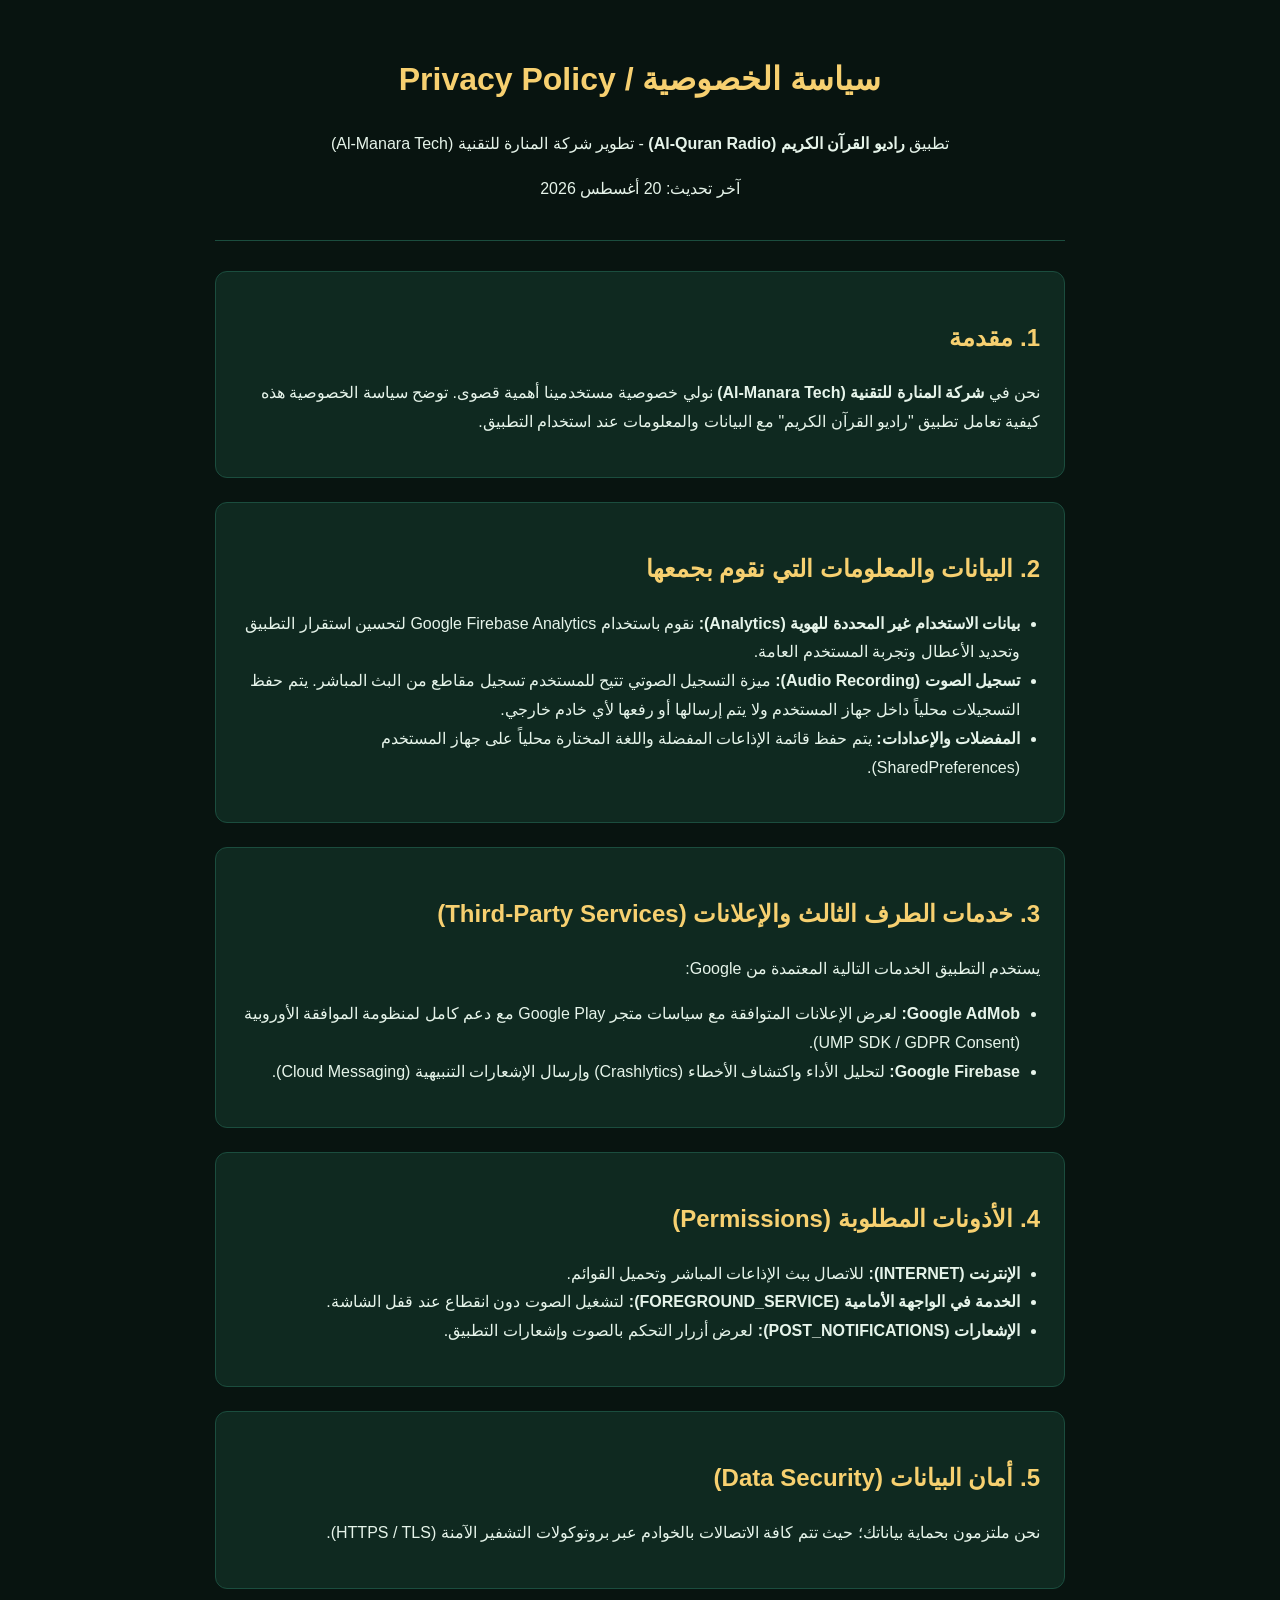
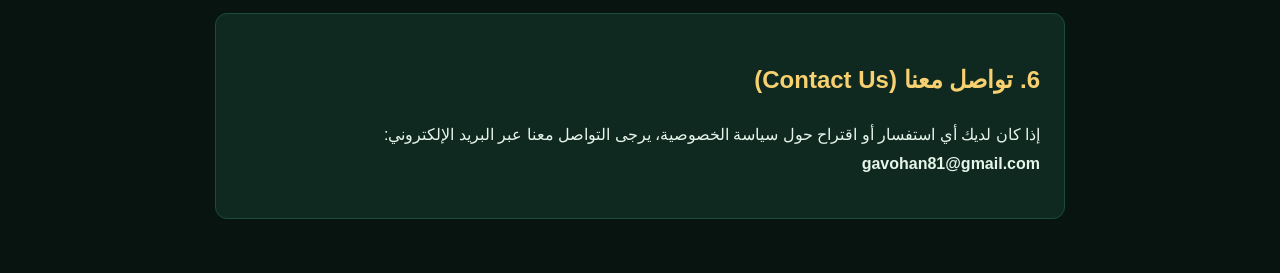
<file: PRIVACY_POLICY_AR.html>
<!DOCTYPE html>
<html lang="ar" dir="rtl">
<head>
    <meta charset="UTF-8">
    <meta name="viewport" content="width=device-width, initial-scale=1.0">
    <title>سياسة الخصوصية - راديو القرآن الكريم (Al-Quran Radio)</title>
    <style>
        body {
            font-family: -apple-system, BlinkMacSystemFont, "Segoe UI", Roboto, "Helvetica Neue", Arial, sans-serif;
            background-color: #081410;
            color: #E6F4EA;
            line-height: 1.8;
            padding: 30px 20px;
            max-width: 850px;
            margin: auto;
        }
        h1, h2, h3 {
            color: #F7D070;
        }
        .header {
            text-align: center;
            border-bottom: 1px solid #1B4D3E;
            padding-bottom: 20px;
            margin-bottom: 30px;
        }
        .card {
            background-color: #0F2920;
            border-radius: 12px;
            padding: 24px;
            margin-bottom: 24px;
            border: 1px solid #1B4D3E;
        }
        a {
            color: #F7D070;
        }
        ul {
            padding-right: 20px;
        }
    </style>
</head>
<body>
    <div class="header">
        <h1>سياسة الخصوصية / Privacy Policy</h1>
        <p>تطبيق <strong>راديو القرآن الكريم (Al-Quran Radio)</strong> - تطوير شركة المنارة للتقنية (Al-Manara Tech)</p>
        <p>آخر تحديث: 20 أغسطس 2026</p>
    </div>

    <div class="card">
        <h2>1. مقدمة</h2>
        <p>نحن في <strong>شركة المنارة للتقنية (Al-Manara Tech)</strong> نولي خصوصية مستخدمينا أهمية قصوى. توضح سياسة الخصوصية هذه كيفية تعامل تطبيق "راديو القرآن الكريم" مع البيانات والمعلومات عند استخدام التطبيق.</p>
    </div>

    <div class="card">
        <h2>2. البيانات والمعلومات التي نقوم بجمعها</h2>
        <ul>
            <li><strong>بيانات الاستخدام غير المحددة للهوية (Analytics):</strong> نقوم باستخدام Google Firebase Analytics لتحسين استقرار التطبيق وتحديد الأعطال وتجربة المستخدم العامة.</li>
            <li><strong>تسجيل الصوت (Audio Recording):</strong> ميزة التسجيل الصوتي تتيح للمستخدم تسجيل مقاطع من البث المباشر. يتم حفظ التسجيلات محلياً داخل جهاز المستخدم ولا يتم إرسالها أو رفعها لأي خادم خارجي.</li>
            <li><strong>المفضلات والإعدادات:</strong> يتم حفظ قائمة الإذاعات المفضلة واللغة المختارة محلياً على جهاز المستخدم (SharedPreferences).</li>
        </ul>
    </div>

    <div class="card">
        <h2>3. خدمات الطرف الثالث والإعلانات (Third-Party Services)</h2>
        <p>يستخدم التطبيق الخدمات التالية المعتمدة من Google:</p>
        <ul>
            <li><strong>Google AdMob:</strong> لعرض الإعلانات المتوافقة مع سياسات متجر Google Play مع دعم كامل لمنظومة الموافقة الأوروبية (UMP SDK / GDPR Consent).</li>
            <li><strong>Google Firebase:</strong> لتحليل الأداء واكتشاف الأخطاء (Crashlytics) وإرسال الإشعارات التنبيهية (Cloud Messaging).</li>
        </ul>
    </div>

    <div class="card">
        <h2>4. الأذونات المطلوبة (Permissions)</h2>
        <ul>
            <li><strong>الإنترنت (INTERNET):</strong> للاتصال ببث الإذاعات المباشر وتحميل القوائم.</li>
            <li><strong>الخدمة في الواجهة الأمامية (FOREGROUND_SERVICE):</strong> لتشغيل الصوت دون انقطاع عند قفل الشاشة.</li>
            <li><strong>الإشعارات (POST_NOTIFICATIONS):</strong> لعرض أزرار التحكم بالصوت وإشعارات التطبيق.</li>
        </ul>
    </div>

    <div class="card">
        <h2>5. أمان البيانات (Data Security)</h2>
        <p>نحن ملتزمون بحماية بياناتك؛ حيث تتم كافة الاتصالات بالخوادم عبر بروتوكولات التشفير الآمنة (HTTPS / TLS).</p>
    </div>

    <div class="card">
        <h2>6. تواصل معنا (Contact Us)</h2>
        <p>إذا كان لديك أي استفسار أو اقتراح حول سياسة الخصوصية، يرجى التواصل معنا عبر البريد الإلكتروني:<br>
        <strong>gavohan81@gmail.com</strong></p>
    </div>
</body>
</html>
</file>
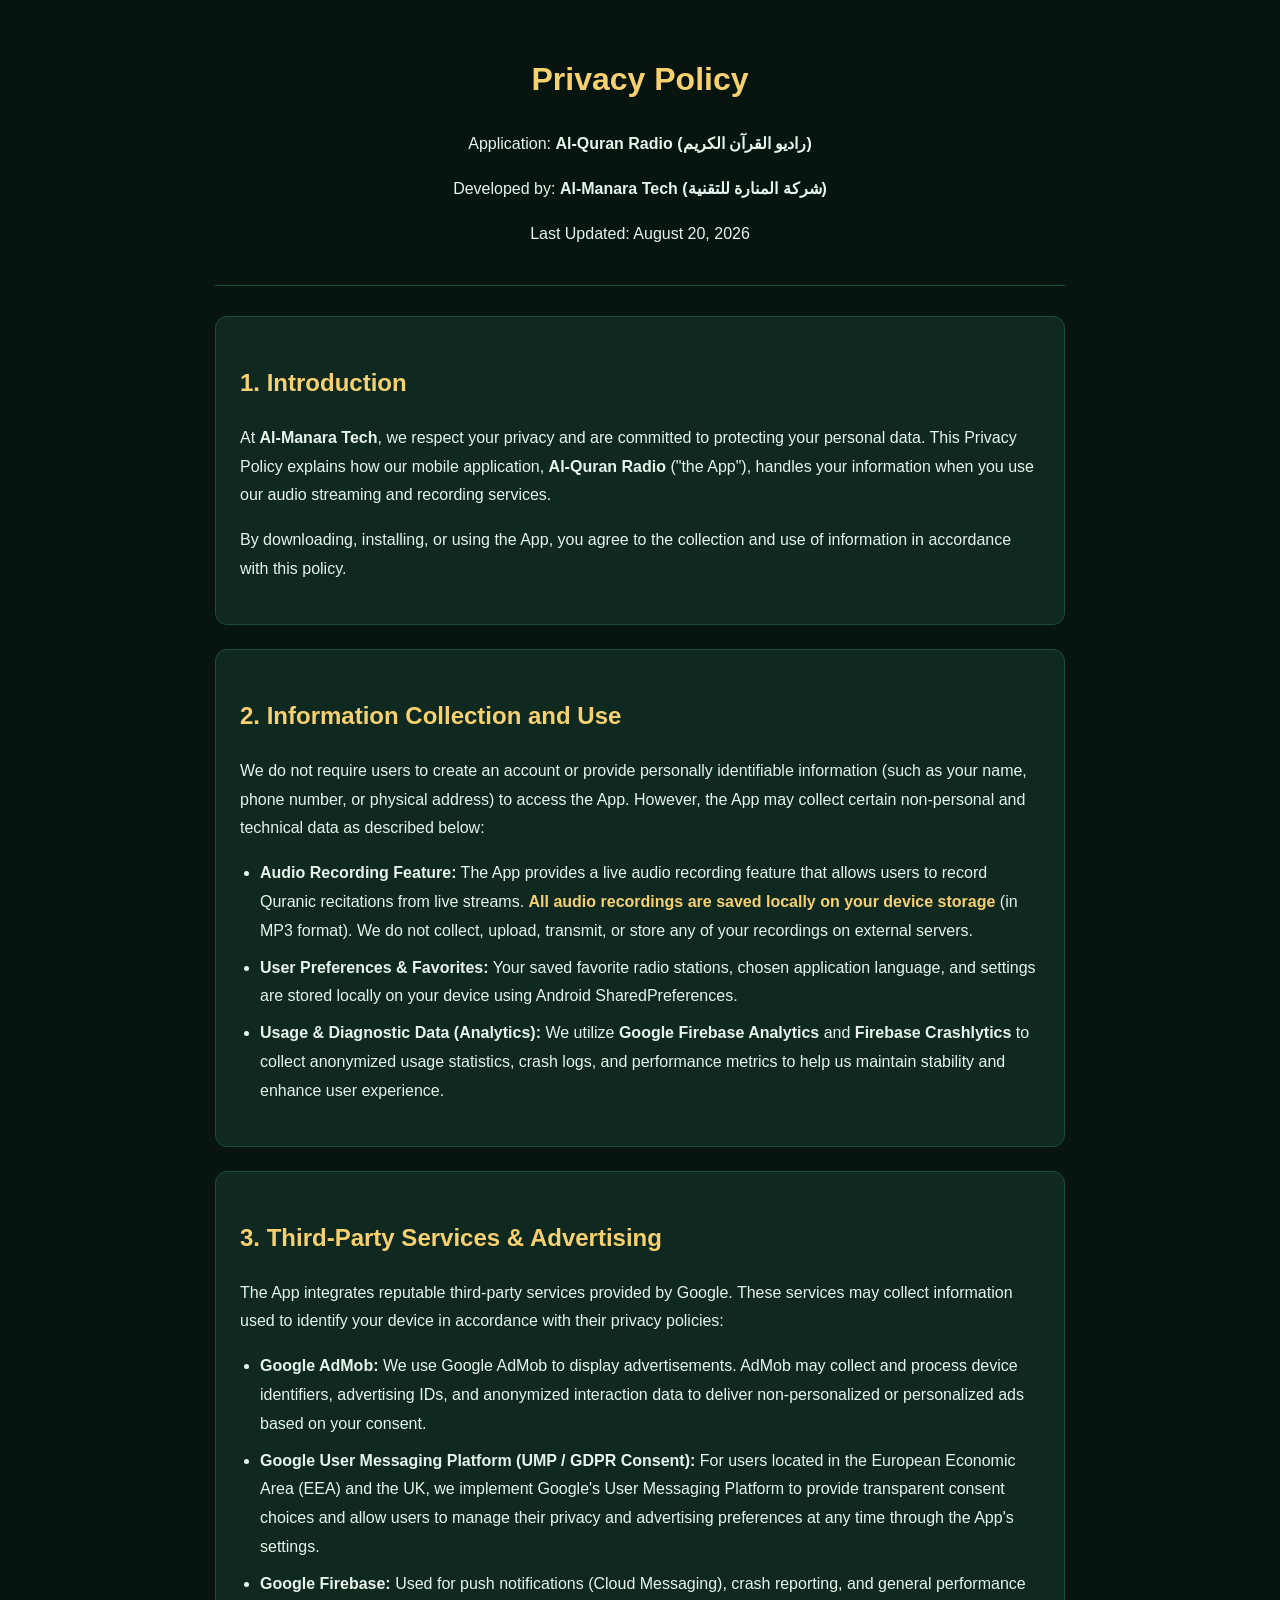
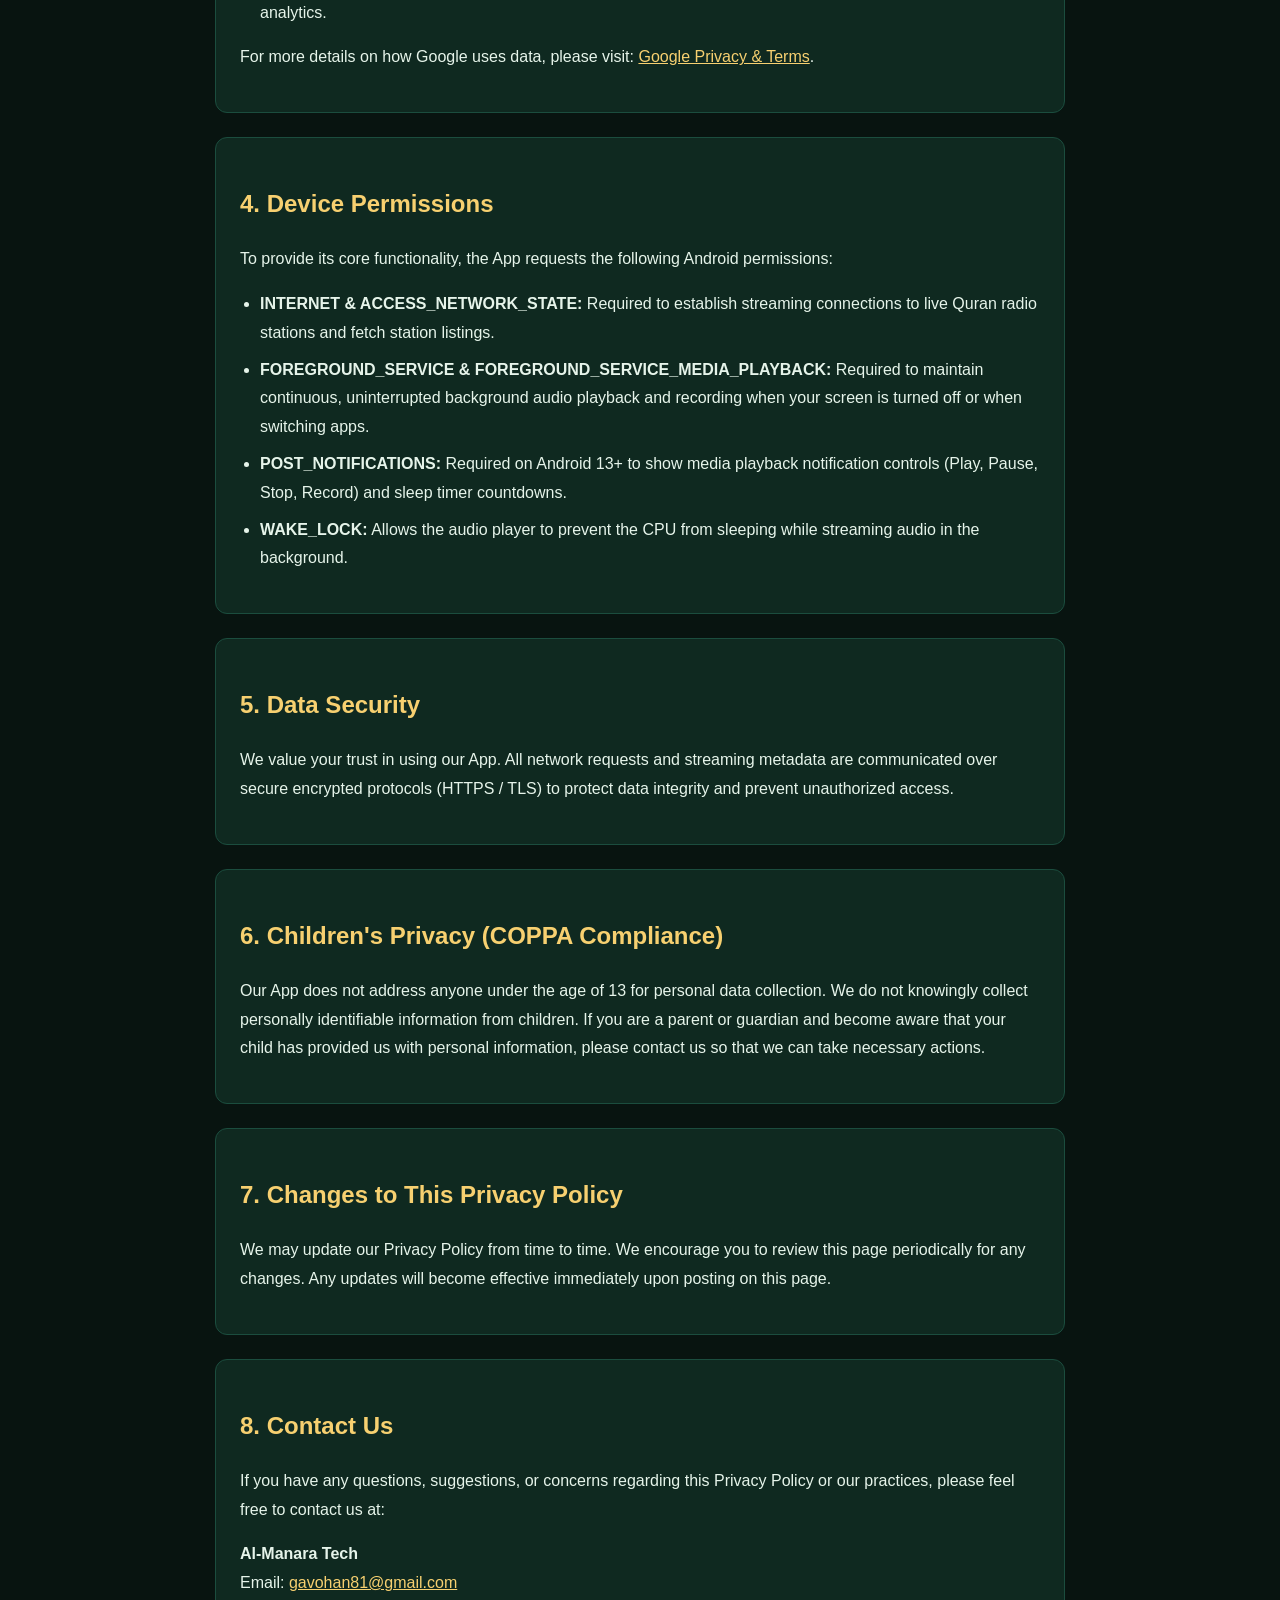
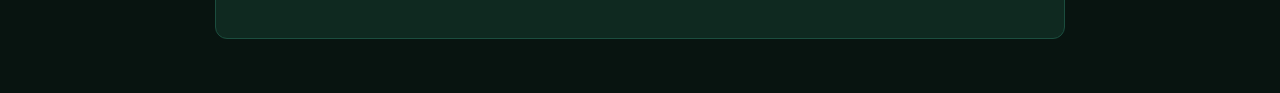
<file: PRIVACY_POLICY_EN.html>
<!DOCTYPE html>
<html lang="en" dir="ltr">
<head>
    <meta charset="UTF-8">
    <meta name="viewport" content="width=device-width, initial-scale=1.0">
    <title>Privacy Policy - Al-Quran Radio</title>
    <style>
        body {
            font-family: -apple-system, BlinkMacSystemFont, "Segoe UI", Roboto, "Helvetica Neue", Arial, sans-serif;
            background-color: #081410;
            color: #E6F4EA;
            line-height: 1.8;
            padding: 30px 20px;
            max-width: 850px;
            margin: auto;
        }
        h1, h2, h3 {
            color: #F7D070;
        }
        .header {
            text-align: center;
            border-bottom: 1px solid #1B4D3E;
            padding-bottom: 20px;
            margin-bottom: 30px;
        }
        .card {
            background-color: #0F2920;
            border-radius: 12px;
            padding: 24px;
            margin-bottom: 24px;
            border: 1px solid #1B4D3E;
        }
        a {
            color: #F7D070;
            text-decoration: underline;
        }
        ul {
            padding-left: 20px;
        }
        li {
            margin-bottom: 8px;
        }
        .highlight {
            color: #F7D070;
            font-weight: bold;
        }
    </style>
</head>
<body>
    <div class="header">
        <h1>Privacy Policy</h1>
        <p>Application: <strong>Al-Quran Radio (راديو القرآن الكريم)</strong></p>
        <p>Developed by: <strong>Al-Manara Tech (شركة المنارة للتقنية)</strong></p>
        <p>Last Updated: August 20, 2026</p>
    </div>

    <div class="card">
        <h2>1. Introduction</h2>
        <p>At <strong>Al-Manara Tech</strong>, we respect your privacy and are committed to protecting your personal data. This Privacy Policy explains how our mobile application, <strong>Al-Quran Radio</strong> ("the App"), handles your information when you use our audio streaming and recording services.</p>
        <p>By downloading, installing, or using the App, you agree to the collection and use of information in accordance with this policy.</p>
    </div>

    <div class="card">
        <h2>2. Information Collection and Use</h2>
        <p>We do not require users to create an account or provide personally identifiable information (such as your name, phone number, or physical address) to access the App. However, the App may collect certain non-personal and technical data as described below:</p>
        <ul>
            <li><strong>Audio Recording Feature:</strong> The App provides a live audio recording feature that allows users to record Quranic recitations from live streams. <span class="highlight">All audio recordings are saved locally on your device storage</span> (in MP3 format). We do not collect, upload, transmit, or store any of your recordings on external servers.</li>
            <li><strong>User Preferences & Favorites:</strong> Your saved favorite radio stations, chosen application language, and settings are stored locally on your device using Android SharedPreferences.</li>
            <li><strong>Usage & Diagnostic Data (Analytics):</strong> We utilize <strong>Google Firebase Analytics</strong> and <strong>Firebase Crashlytics</strong> to collect anonymized usage statistics, crash logs, and performance metrics to help us maintain stability and enhance user experience.</li>
        </ul>
    </div>

    <div class="card">
        <h2>3. Third-Party Services & Advertising</h2>
        <p>The App integrates reputable third-party services provided by Google. These services may collect information used to identify your device in accordance with their privacy policies:</p>
        <ul>
            <li><strong>Google AdMob:</strong> We use Google AdMob to display advertisements. AdMob may collect and process device identifiers, advertising IDs, and anonymized interaction data to deliver non-personalized or personalized ads based on your consent.</li>
            <li><strong>Google User Messaging Platform (UMP / GDPR Consent):</strong> For users located in the European Economic Area (EEA) and the UK, we implement Google's User Messaging Platform to provide transparent consent choices and allow users to manage their privacy and advertising preferences at any time through the App's settings.</li>
            <li><strong>Google Firebase:</strong> Used for push notifications (Cloud Messaging), crash reporting, and general performance analytics.</li>
        </ul>
        <p>For more details on how Google uses data, please visit: <a href="https://policies.google.com/technologies/ads" target="_blank" rel="noopener noreferrer">Google Privacy & Terms</a>.</p>
    </div>

    <div class="card">
        <h2>4. Device Permissions</h2>
        <p>To provide its core functionality, the App requests the following Android permissions:</p>
        <ul>
            <li><strong>INTERNET & ACCESS_NETWORK_STATE:</strong> Required to establish streaming connections to live Quran radio stations and fetch station listings.</li>
            <li><strong>FOREGROUND_SERVICE & FOREGROUND_SERVICE_MEDIA_PLAYBACK:</strong> Required to maintain continuous, uninterrupted background audio playback and recording when your screen is turned off or when switching apps.</li>
            <li><strong>POST_NOTIFICATIONS:</strong> Required on Android 13+ to show media playback notification controls (Play, Pause, Stop, Record) and sleep timer countdowns.</li>
            <li><strong>WAKE_LOCK:</strong> Allows the audio player to prevent the CPU from sleeping while streaming audio in the background.</li>
        </ul>
    </div>

    <div class="card">
        <h2>5. Data Security</h2>
        <p>We value your trust in using our App. All network requests and streaming metadata are communicated over secure encrypted protocols (HTTPS / TLS) to protect data integrity and prevent unauthorized access.</p>
    </div>

    <div class="card">
        <h2>6. Children's Privacy (COPPA Compliance)</h2>
        <p>Our App does not address anyone under the age of 13 for personal data collection. We do not knowingly collect personally identifiable information from children. If you are a parent or guardian and become aware that your child has provided us with personal information, please contact us so that we can take necessary actions.</p>
    </div>

    <div class="card">
        <h2>7. Changes to This Privacy Policy</h2>
        <p>We may update our Privacy Policy from time to time. We encourage you to review this page periodically for any changes. Any updates will become effective immediately upon posting on this page.</p>
    </div>

    <div class="card">
        <h2>8. Contact Us</h2>
        <p>If you have any questions, suggestions, or concerns regarding this Privacy Policy or our practices, please feel free to contact us at:</p>
        <p><strong>Al-Manara Tech</strong><br>
        Email: <a href="mailto:contact@manaratech.com">gavohan81@gmail.com</a></p>
    </div>
</body>
</html>
</file>
<file: css/style.css>
/* ==========================================================================
   AL-MANARA TECH | المنارة تكنولوجي - LUXURY DESIGN SYSTEM
   Theme: Obsidian Deep Navy, Imperial Gold, Royal Emerald & Islamic Arabesque
   ========================================================================== */

@import url('https://fonts.googleapis.com/css2?family=Amiri:ital,wght@0,400;0,700;1,400&family=Cairo:wght@300;400;500;600;700;800;900&family=Plus+Jakarta+Sans:wght@300;400;500;600;700;800&family=Cinzel:wght@600;700;900&display=swap');

:root {
  /* Royal Color Palette */
  --bg-primary: #050811;
  --bg-secondary: #080E1D;
  --bg-surface: #0D1629;
  --bg-surface-elevated: #111E38;
  --bg-glass: rgba(13, 22, 41, 0.7);
  --bg-glass-strong: rgba(9, 15, 29, 0.88);
  --bg-glass-gold: rgba(212, 175, 55, 0.06);

  /* Gold Gradients & Accents */
  --gold-300: #FFF3C4;
  --gold-400: #F6D365;
  --gold-500: #D4AF37;
  --gold-600: #B8860B;
  --gold-700: #8C6207;
  --gold-gradient: linear-gradient(135deg, #FFF6D6 0%, #F5CE62 30%, #D4AF37 60%, #9E7412 100%);
  --gold-gradient-shine: linear-gradient(90deg, transparent, rgba(255, 246, 214, 0.4), transparent);
  --gold-gradient-border: linear-gradient(135deg, rgba(255, 246, 214, 0.6) 0%, rgba(212, 175, 55, 0.3) 50%, rgba(140, 98, 7, 0.4) 100%);

  /* Royal Emerald Gradients & Accents */
  --emerald-300: #6EE7B7;
  --emerald-400: #34D399;
  --emerald-500: #10B981;
  --emerald-600: #059669;
  --emerald-700: #047857;
  --emerald-900: #064E3B;
  --emerald-gradient: linear-gradient(135deg, #34D399 0%, #10B981 50%, #065F46 100%);
  --emerald-gradient-soft: linear-gradient(135deg, rgba(16, 185, 129, 0.15) 0%, rgba(6, 78, 59, 0.05) 100%);

  /* Typography Colors */
  --text-primary: #F8FAFC;
  --text-secondary: #CBD5E1;
  --text-muted: #8E9DB5;
  --text-gold: #F5CE62;
  --text-emerald: #34D399;

  /* Borders & Shadows */
  --border-subtle: rgba(212, 175, 55, 0.12);
  --border-medium: rgba(212, 175, 55, 0.28);
  --border-bright: rgba(212, 175, 55, 0.55);
  --border-emerald: rgba(16, 185, 129, 0.25);
  
  --shadow-gold-sm: 0 4px 20px rgba(212, 175, 55, 0.12);
  --shadow-gold-md: 0 10px 30px rgba(212, 175, 55, 0.2);
  --shadow-gold-lg: 0 20px 50px rgba(212, 175, 55, 0.28);
  --shadow-emerald-md: 0 10px 30px rgba(16, 185, 129, 0.2);
  --shadow-card: 0 16px 40px -10px rgba(0, 0, 0, 0.6);

  /* Fonts */
  --font-arabic: 'Cairo', system-ui, -apple-system, sans-serif;
  --font-arabic-classic: 'Amiri', serif;
  --font-latin: 'Plus Jakarta Sans', system-ui, sans-serif;
  --font-display: 'Cinzel', serif;

  /* Layout */
  --container-max: 1280px;
  --transition-fast: 0.2s cubic-bezier(0.4, 0, 0.2, 1);
  --transition-smooth: 0.35s cubic-bezier(0.16, 1, 0.3, 1);
  --transition-bounce: 0.5s cubic-bezier(0.34, 1.56, 0.64, 1);
  --radius-sm: 8px;
  --radius-md: 14px;
  --radius-lg: 22px;
  --radius-xl: 32px;
  --radius-full: 9999px;
}

/* ==========================================================================
   RESET & BASE STYLES
   ========================================================================== */

*, *::before, *::after {
  box-sizing: border-box;
  margin: 0;
  padding: 0;
}

html {
  scroll-behavior: smooth;
  font-size: 16px;
  color-scheme: dark;
}

body {
  background-color: var(--bg-primary);
  color: var(--text-primary);
  font-family: var(--font-arabic);
  line-height: 1.7;
  overflow-x: hidden;
  position: relative;
  background-image: 
    radial-gradient(circle at 20% 15%, rgba(13, 92, 70, 0.18) 0%, transparent 40%),
    radial-gradient(circle at 80% 25%, rgba(212, 175, 55, 0.12) 0%, transparent 45%),
    radial-gradient(circle at 50% 65%, rgba(16, 185, 129, 0.1) 0%, transparent 50%),
    radial-gradient(circle at 85% 85%, rgba(212, 175, 55, 0.1) 0%, transparent 40%);
  background-attachment: fixed;
  -webkit-font-smoothing: antialiased;
  -moz-osx-font-smoothing: grayscale;
}

/* English / LTR Mode */
html[dir="ltr"] body {
  font-family: var(--font-latin);
}

/* Custom Scrollbar */
::-webkit-scrollbar {
  width: 10px;
}
::-webkit-scrollbar-track {
  background: var(--bg-primary);
}
::-webkit-scrollbar-thumb {
  background: linear-gradient(to bottom, var(--emerald-600), var(--gold-500));
  border-radius: 5px;
  border: 2px solid var(--bg-primary);
}
::-webkit-scrollbar-thumb:hover {
  background: linear-gradient(to bottom, var(--emerald-400), var(--gold-400));
}

/* Selection Color */
::selection {
  background: rgba(212, 175, 55, 0.3);
  color: #FFF6D6;
}

a {
  color: inherit;
  text-decoration: none;
  transition: var(--transition-fast);
}

button, input, textarea, select {
  font-family: inherit;
  border: none;
  outline: none;
  background: none;
}

ul {
  list-style: none;
}

img {
  max-width: 100%;
  height: auto;
  display: block;
}

/* ==========================================================================
   BACKGROUND ISLAMIC ARABESQUE OVERLAY & GLOW
   ========================================================================== */

.ambient-glow-wrapper {
  position: fixed;
  inset: 0;
  pointer-events: none;
  z-index: 0;
  overflow: hidden;
}

.ambient-orb {
  position: absolute;
  border-radius: 50%;
  filter: blur(90px);
  opacity: 0.5;
  animation: orbFloat 18s ease-in-out infinite alternate;
}

.orb-1 {
  width: 550px;
  height: 550px;
  background: radial-gradient(circle, rgba(16, 185, 129, 0.22) 0%, rgba(6, 78, 59, 0) 70%);
  top: -100px;
  right: -100px;
}

.orb-2 {
  width: 650px;
  height: 650px;
  background: radial-gradient(circle, rgba(212, 175, 55, 0.18) 0%, rgba(140, 98, 7, 0) 70%);
  top: 35%;
  left: -150px;
  animation-delay: -5s;
}

.orb-3 {
  width: 500px;
  height: 500px;
  background: radial-gradient(circle, rgba(13, 92, 70, 0.2) 0%, rgba(5, 8, 17, 0) 70%);
  bottom: 5%;
  right: 10%;
  animation-delay: -10s;
}

@keyframes orbFloat {
  0% { transform: translate(0, 0) scale(1); }
  50% { transform: translate(40px, 60px) scale(1.1); }
  100% { transform: translate(-30px, -40px) scale(0.95); }
}

.arabesque-pattern-bg {
  position: absolute;
  inset: 0;
  opacity: 0.035;
  background-image: url("data:image/svg+xml,%3Csvg width='80' height='80' viewBox='0 0 80 80' xmlns='http://www.w3.org/2000/svg'%3E%3Cg fill='%23D4AF37' fill-opacity='1' fill-rule='evenodd'%3E%3Cpath d='M40 0l40 40-40 40L0 40 40 0zm0 10.5L10.5 40 40 69.5 69.5 40 40 10.5zm0 14L24.5 40 40 55.5 55.5 40 40 24.5zm0 7.5L32 40l8 8 8-8-8-8zM0 0l20 20L0 40V0zm80 0v40L60 20 80 0zM0 80h40l-20-20L0 80zm80 0L60 60l20-20v40z'/%3E%3C/g%3E%3C/svg%3E");
  background-size: 80px 80px;
}

/* ==========================================================================
   CONTAINER & UTILITY CLASSES
   ========================================================================== */

.container {
  width: 100%;
  max-width: var(--container-max);
  margin-inline: auto;
  padding-inline: 1.5rem;
  position: relative;
  z-index: 1;
}

.section-padding {
  padding-block: 6rem;
}

@media (max-width: 768px) {
  .section-padding {
    padding-block: 4rem;
  }
}

/* Typography Gradient */
.text-gold-gradient {
  background: var(--gold-gradient);
  -webkit-background-clip: text;
  -webkit-text-fill-color: transparent;
  display: inline-block;
}

.text-emerald-gradient {
  background: var(--emerald-gradient);
  -webkit-background-clip: text;
  -webkit-text-fill-color: transparent;
  display: inline-block;
}

.text-classic {
  font-family: var(--font-arabic-classic);
}

/* Section Header */
.section-header {
  text-align: center;
  max-width: 720px;
  margin-inline: auto;
  margin-bottom: 4rem;
}

.section-badge {
  display: inline-flex;
  align-items: center;
  gap: 0.5rem;
  padding: 0.4rem 1.2rem;
  background: rgba(212, 175, 55, 0.08);
  border: 1px solid var(--border-medium);
  border-radius: var(--radius-full);
  color: var(--text-gold);
  font-size: 0.88rem;
  font-weight: 600;
  margin-bottom: 1rem;
  box-shadow: var(--shadow-gold-sm);
  backdrop-filter: blur(10px);
}

.section-badge svg {
  width: 16px;
  height: 16px;
  fill: var(--gold-500);
}

.section-title {
  font-size: 2.5rem;
  font-weight: 800;
  line-height: 1.3;
  margin-bottom: 1rem;
  color: var(--text-primary);
}

@media (max-width: 768px) {
  .section-title {
    font-size: 1.95rem;
  }
}

.section-desc {
  font-size: 1.1rem;
  color: var(--text-secondary);
  line-height: 1.8;
}

/* Glass Card */
.glass-card {
  background: var(--bg-glass);
  backdrop-filter: blur(18px);
  -webkit-backdrop-filter: blur(18px);
  border: 1px solid var(--border-subtle);
  border-radius: var(--radius-lg);
  box-shadow: var(--shadow-card);
  transition: var(--transition-smooth);
  position: relative;
  overflow: hidden;
}

.glass-card::before {
  content: '';
  position: absolute;
  top: 0;
  left: 0;
  right: 0;
  height: 1px;
  background: linear-gradient(90deg, transparent, rgba(255, 243, 196, 0.4), transparent);
  opacity: 0;
  transition: var(--transition-smooth);
}

.glass-card:hover {
  transform: translateY(-6px);
  border-color: var(--border-medium);
  box-shadow: var(--shadow-gold-md);
}

.glass-card:hover::before {
  opacity: 1;
}

/* Buttons */
.btn {
  display: inline-flex;
  align-items: center;
  justify-content: center;
  gap: 0.65rem;
  padding: 0.85rem 1.8rem;
  border-radius: var(--radius-full);
  font-weight: 700;
  font-size: 0.98rem;
  cursor: pointer;
  position: relative;
  overflow: hidden;
  transition: var(--transition-smooth);
  z-index: 1;
}

.btn-gold {
  background: var(--gold-gradient);
  color: #060A12;
  box-shadow: var(--shadow-gold-md);
  border: 1px solid rgba(255, 246, 214, 0.6);
}

.btn-gold::after {
  content: '';
  position: absolute;
  top: -50%;
  left: -60%;
  width: 40%;
  height: 200%;
  background: var(--gold-gradient-shine);
  transform: rotate(25deg);
  transition: all 0.75s ease;
}

.btn-gold:hover {
  transform: translateY(-3px) scale(1.02);
  box-shadow: var(--shadow-gold-lg);
}

.btn-gold:hover::after {
  left: 130%;
}

.btn-outline {
  background: rgba(13, 22, 41, 0.6);
  color: var(--text-primary);
  border: 1px solid var(--border-medium);
  backdrop-filter: blur(12px);
}

.btn-outline:hover {
  background: rgba(212, 175, 55, 0.12);
  border-color: var(--gold-500);
  color: var(--gold-300);
  transform: translateY(-3px);
  box-shadow: var(--shadow-gold-sm);
}

.btn-emerald {
  background: var(--emerald-gradient);
  color: #FFFFFF;
  box-shadow: var(--shadow-emerald-md);
  border: 1px solid rgba(52, 211, 153, 0.4);
}

.btn-emerald:hover {
  transform: translateY(-3px) scale(1.02);
  box-shadow: 0 15px 35px rgba(16, 185, 129, 0.4);
}

/* ==========================================================================
   NAVIGATION BAR (FLOATING GLASS NAVBAR)
   ========================================================================== */

.navbar-container {
  position: fixed;
  top: 1.25rem;
  left: 0;
  right: 0;
  z-index: 1000;
  display: flex;
  justify-content: center;
  padding-inline: 1.25rem;
  transition: var(--transition-smooth);
}

.navbar {
  width: 100%;
  max-width: var(--container-max);
  display: flex;
  align-items: center;
  justify-content: space-between;
  padding: 0.75rem 1.6rem;
  background: rgba(8, 14, 29, 0.75);
  backdrop-filter: blur(20px);
  -webkit-backdrop-filter: blur(20px);
  border: 1px solid var(--border-subtle);
  border-radius: var(--radius-full);
  box-shadow: 0 15px 35px -10px rgba(0, 0, 0, 0.7);
  transition: var(--transition-smooth);
}

.navbar.scrolled {
  background: rgba(5, 8, 17, 0.92);
  border-color: var(--border-medium);
  box-shadow: 0 10px 30px rgba(0, 0, 0, 0.8), var(--shadow-gold-sm);
}

.brand-logo {
  display: flex;
  align-items: center;
  gap: 0.75rem;
}

.logo-img-wrapper {
  width: 44px;
  height: 44px;
  border-radius: 50%;
  overflow: hidden;
  border: 2px solid var(--gold-500);
  box-shadow: 0 0 15px rgba(212, 175, 55, 0.4);
  background: #0D1629;
  display: flex;
  align-items: center;
  justify-content: center;
  flex-shrink: 0;
}

.logo-img-wrapper img {
  width: 100%;
  height: 100%;
  object-fit: cover;
}

.brand-text {
  display: flex;
  flex-direction: column;
}

.brand-title {
  font-size: 1.15rem;
  font-weight: 800;
  color: var(--text-primary);
  line-height: 1.2;
}

.brand-sub {
  font-size: 0.7rem;
  color: var(--gold-400);
  letter-spacing: 1px;
  font-weight: 600;
}

.nav-links {
  display: flex;
  align-items: center;
  gap: 1.8rem;
}

.nav-link {
  font-size: 0.95rem;
  font-weight: 600;
  color: var(--text-secondary);
  position: relative;
  padding-block: 0.3rem;
}

.nav-link::after {
  content: '';
  position: absolute;
  bottom: 0;
  left: 0;
  width: 0;
  height: 2px;
  background: var(--gold-gradient);
  transition: var(--transition-smooth);
}

.nav-link:hover, .nav-link.active {
  color: var(--gold-300);
}

.nav-link:hover::after, .nav-link.active::after {
  width: 100%;
}

.nav-actions {
  display: flex;
  align-items: center;
  gap: 0.75rem;
}

.lang-switch-btn {
  display: flex;
  align-items: center;
  gap: 0.4rem;
  padding: 0.45rem 0.9rem;
  background: rgba(212, 175, 55, 0.08);
  border: 1px solid var(--border-medium);
  border-radius: var(--radius-full);
  color: var(--gold-300);
  font-size: 0.85rem;
  font-weight: 700;
  cursor: pointer;
  transition: var(--transition-fast);
}

.lang-switch-btn:hover {
  background: rgba(212, 175, 55, 0.2);
  border-color: var(--gold-400);
}

.mobile-menu-toggle {
  display: none;
  flex-direction: column;
  justify-content: center;
  gap: 5px;
  width: 40px;
  height: 40px;
  border-radius: 8px;
  background: rgba(212, 175, 55, 0.1);
  border: 1px solid var(--border-subtle);
  cursor: pointer;
  padding: 8px;
}

.mobile-menu-toggle span {
  display: block;
  height: 2px;
  width: 100%;
  background: var(--gold-400);
  transition: var(--transition-smooth);
}

@media (max-width: 992px) {
  .nav-links {
    position: fixed;
    top: 5rem;
    left: 1.5rem;
    right: 1.5rem;
    background: rgba(8, 14, 29, 0.97);
    backdrop-filter: blur(25px);
    -webkit-backdrop-filter: blur(25px);
    border: 1px solid var(--border-medium);
    border-radius: var(--radius-lg);
    flex-direction: column;
    padding: 2rem 1.5rem;
    gap: 1.5rem;
    box-shadow: 0 20px 50px rgba(0, 0, 0, 0.9);
    opacity: 0;
    pointer-events: none;
    transform: translateY(-20px);
    transition: var(--transition-smooth);
    z-index: 999;
  }

  .nav-links.active {
    opacity: 1;
    pointer-events: auto;
    transform: translateY(0);
  }

  .mobile-menu-toggle {
    display: flex;
  }

  .navbar-btn-text {
    display: none;
  }
}

/* ==========================================================================
   HERO SECTION (LUXURY BANNER & 3D PHONE SHOWCASE)
   ========================================================================== */

.hero-section {
  padding-top: 9.5rem;
  padding-bottom: 5rem;
  position: relative;
  min-height: 90vh;
  display: flex;
  align-items: center;
}

.hero-grid {
  display: grid;
  grid-template-columns: 1.15fr 0.85fr;
  gap: 3.5rem;
  align-items: center;
}

@media (max-width: 992px) {
  .hero-grid {
    grid-template-columns: 1fr;
    text-align: center;
    gap: 3.5rem;
  }
}

.hero-content {
  display: flex;
  flex-direction: column;
  align-items: flex-start;
}

@media (max-width: 992px) {
  .hero-content {
    align-items: center;
  }
}

.hero-badge {
  display: inline-flex;
  align-items: center;
  gap: 0.6rem;
  padding: 0.5rem 1.25rem;
  background: linear-gradient(90deg, rgba(212, 175, 55, 0.15), rgba(16, 185, 129, 0.12));
  border: 1px solid var(--border-bright);
  border-radius: var(--radius-full);
  color: var(--gold-300);
  font-size: 0.92rem;
  font-weight: 700;
  margin-bottom: 1.5rem;
  box-shadow: 0 0 20px rgba(212, 175, 55, 0.2);
  animation: pulseBadge 3s infinite alternate;
}

@keyframes pulseBadge {
  0% { box-shadow: 0 0 15px rgba(212, 175, 55, 0.15); border-color: var(--border-medium); }
  100% { box-shadow: 0 0 25px rgba(212, 175, 55, 0.35); border-color: var(--border-bright); }
}

.hero-title {
  font-size: 3.5rem;
  font-weight: 900;
  line-height: 1.25;
  margin-bottom: 1.5rem;
  color: #FFFFFF;
  letter-spacing: -0.5px;
}

@media (max-width: 768px) {
  .hero-title {
    font-size: 2.35rem;
  }
}

.hero-description {
  font-size: 1.2rem;
  color: var(--text-secondary);
  line-height: 1.85;
  margin-bottom: 2.2rem;
  max-width: 620px;
}

.hero-cta-group {
  display: flex;
  align-items: center;
  gap: 1.2rem;
  flex-wrap: wrap;
  margin-bottom: 2.5rem;
}

@media (max-width: 992px) {
  .hero-cta-group {
    justify-content: center;
  }
}

.hero-trust-chips {
  display: flex;
  align-items: center;
  gap: 1.5rem;
  flex-wrap: wrap;
  padding-top: 1.5rem;
  border-top: 1px solid var(--border-subtle);
  width: 100%;
}

@media (max-width: 992px) {
  .hero-trust-chips {
    justify-content: center;
  }
}

.trust-chip {
  display: flex;
  align-items: center;
  gap: 0.5rem;
  font-size: 0.88rem;
  color: var(--text-muted);
}

.trust-chip svg {
  width: 18px;
  height: 18px;
  color: var(--emerald-400);
}

/* Hero 3D Device Showcase */
.hero-visual {
  position: relative;
  display: flex;
  justify-content: center;
  perspective: 1200px;
}

.phone-mockup-wrapper {
  position: relative;
  width: 320px;
  height: 640px;
  background: linear-gradient(145deg, #18283b, #0a1120);
  border-radius: 46px;
  padding: 12px;
  box-shadow: 
    0 25px 60px -15px rgba(0, 0, 0, 0.9),
    0 0 40px rgba(212, 175, 55, 0.22),
    inset 0 0 2px 2px rgba(255, 246, 214, 0.4);
  transform: rotateY(-8deg) rotateX(6deg);
  transition: transform 0.6s cubic-bezier(0.2, 0.8, 0.2, 1);
}

.phone-mockup-wrapper:hover {
  transform: rotateY(0deg) rotateX(0deg) scale(1.03);
}

.phone-screen {
  width: 100%;
  height: 100%;
  background: #080e18;
  border-radius: 36px;
  overflow: hidden;
  position: relative;
  display: flex;
  flex-direction: column;
}

.phone-screen img {
  width: 100%;
  height: 100%;
  object-fit: cover;
}

/* Floating interactive badges on phone */
.floating-badge {
  position: absolute;
  background: rgba(8, 14, 29, 0.88);
  backdrop-filter: blur(15px);
  -webkit-backdrop-filter: blur(15px);
  border: 1px solid var(--border-bright);
  border-radius: var(--radius-md);
  padding: 0.75rem 1.1rem;
  display: flex;
  align-items: center;
  gap: 0.75rem;
  box-shadow: 0 15px 35px rgba(0, 0, 0, 0.6), var(--shadow-gold-sm);
  z-index: 10;
  animation: floatBadge 5s ease-in-out infinite alternate;
}

.badge-top-left {
  top: 15%;
  right: -30px;
}

html[dir="ltr"] .badge-top-left {
  right: auto;
  left: -30px;
}

.badge-bottom-right {
  bottom: 12%;
  left: -30px;
  animation-delay: -2.5s;
}

html[dir="ltr"] .badge-bottom-right {
  left: auto;
  right: -30px;
}

@keyframes floatBadge {
  0% { transform: translateY(0px); }
  100% { transform: translateY(-12px); }
}

.badge-icon {
  width: 38px;
  height: 38px;
  border-radius: 10px;
  background: linear-gradient(135deg, var(--gold-500), var(--emerald-600));
  display: flex;
  align-items: center;
  justify-content: center;
  color: #060A12;
  font-size: 1.1rem;
  font-weight: bold;
}

.badge-info h4 {
  font-size: 0.9rem;
  font-weight: 700;
  color: var(--text-primary);
  line-height: 1.2;
}

.badge-info p {
  font-size: 0.75rem;
  color: var(--gold-400);
}

/* ==========================================================================
   STATS COUNTERS SECTION
   ========================================================================== */

.stats-section {
  padding-block: 3.5rem;
  position: relative;
}

.stats-grid {
  display: grid;
  grid-template-columns: repeat(4, 1fr);
  gap: 1.5rem;
}

@media (max-width: 992px) {
  .stats-grid {
    grid-template-columns: repeat(2, 1fr);
  }
}

@media (max-width: 576px) {
  .stats-grid {
    grid-template-columns: 1fr;
  }
}

.stat-card {
  padding: 2rem 1.5rem;
  text-align: center;
  display: flex;
  flex-direction: column;
  align-items: center;
  justify-content: center;
  position: relative;
}

.stat-icon {
  width: 54px;
  height: 54px;
  border-radius: var(--radius-md);
  background: rgba(212, 175, 55, 0.08);
  border: 1px solid var(--border-medium);
  display: flex;
  align-items: center;
  justify-content: center;
  margin-bottom: 1.2rem;
  color: var(--gold-400);
  transition: var(--transition-smooth);
}

.stat-card:hover .stat-icon {
  transform: scale(1.1) rotate(6deg);
  background: var(--gold-gradient);
  color: #060A12;
  border-color: #FFF6D6;
}

.stat-number {
  font-size: 2.8rem;
  font-weight: 900;
  color: #FFFFFF;
  line-height: 1.1;
  margin-bottom: 0.4rem;
  font-feature-settings: "tnum";
}

.stat-label {
  font-size: 0.95rem;
  color: var(--text-secondary);
  font-weight: 600;
}

/* ==========================================================================
   INTERACTIVE LIVE QURAN AUDIO BANNER / MINI-DEMO
   ========================================================================== */

.audio-preview-section {
  padding-block: 2.5rem 4.5rem;
}

.audio-player-card {
  padding: 2.2rem;
  background: linear-gradient(135deg, rgba(8, 14, 29, 0.92) 0%, rgba(13, 30, 24, 0.85) 100%);
  border: 1px solid var(--border-bright);
  border-radius: var(--radius-xl);
  display: grid;
  grid-template-columns: auto 1fr auto;
  gap: 2rem;
  align-items: center;
  box-shadow: 0 20px 50px rgba(0, 0, 0, 0.7), var(--shadow-emerald-md);
}

@media (max-width: 850px) {
  .audio-player-card {
    grid-template-columns: 1fr;
    text-align: center;
    gap: 1.5rem;
  }
}

.audio-info {
  display: flex;
  align-items: center;
  gap: 1.2rem;
}

@media (max-width: 850px) {
  .audio-info {
    flex-direction: column;
    justify-content: center;
  }
}

.audio-cover {
  width: 68px;
  height: 68px;
  border-radius: var(--radius-md);
  background: linear-gradient(135deg, #0A2218, #07130F);
  border: 2px solid var(--gold-500);
  display: flex;
  align-items: center;
  justify-content: center;
  font-size: 1.6rem;
  color: var(--gold-400);
  box-shadow: 0 0 20px rgba(212, 175, 55, 0.3);
  flex-shrink: 0;
}

.audio-details h3 {
  font-size: 1.25rem;
  font-weight: 800;
  color: #FFFFFF;
}

.audio-details p {
  font-size: 0.88rem;
  color: var(--gold-400);
}

.audio-visualizer-container {
  display: flex;
  flex-direction: column;
  gap: 0.6rem;
}

.audio-waves {
  display: flex;
  align-items: center;
  justify-content: center;
  gap: 4px;
  height: 36px;
}

.wave-bar {
  width: 4px;
  height: 8px;
  background: var(--gold-500);
  border-radius: 2px;
  transition: height 0.2s ease;
}

.audio-player-card.playing .wave-bar {
  animation: waveMotion 1.2s ease-in-out infinite alternate;
}

.audio-player-card.playing .wave-bar:nth-child(2n) { animation-delay: 0.2s; }
.audio-player-card.playing .wave-bar:nth-child(3n) { animation-delay: 0.4s; }
.audio-player-card.playing .wave-bar:nth-child(4n) { animation-delay: 0.1s; }
.audio-player-card.playing .wave-bar:nth-child(5n) { animation-delay: 0.5s; }

@keyframes waveMotion {
  0% { height: 6px; background: var(--emerald-500); }
  50% { height: 32px; background: var(--gold-400); }
  100% { height: 14px; background: var(--emerald-400); }
}

.audio-controls {
  display: flex;
  align-items: center;
  gap: 1rem;
}

@media (max-width: 850px) {
  .audio-controls {
    justify-content: center;
  }
}

.play-toggle-btn {
  width: 56px;
  height: 56px;
  border-radius: 50%;
  background: var(--gold-gradient);
  color: #060A12;
  display: flex;
  align-items: center;
  justify-content: center;
  font-size: 1.4rem;
  cursor: pointer;
  box-shadow: 0 0 25px rgba(212, 175, 55, 0.4);
  transition: var(--transition-bounce);
}

.play-toggle-btn:hover {
  transform: scale(1.12);
  box-shadow: 0 0 35px rgba(212, 175, 55, 0.6);
}

/* ==========================================================================
   APP SHOWCASE SECTION (FILTER TABS & APP CARDS)
   ========================================================================== */

.apps-filter-tabs {
  display: flex;
  align-items: center;
  justify-content: center;
  gap: 0.8rem;
  margin-bottom: 3.5rem;
  flex-wrap: wrap;
}

.filter-tab {
  padding: 0.65rem 1.6rem;
  border-radius: var(--radius-full);
  background: rgba(13, 22, 41, 0.6);
  border: 1px solid var(--border-subtle);
  color: var(--text-secondary);
  font-size: 0.95rem;
  font-weight: 700;
  cursor: pointer;
  transition: var(--transition-smooth);
}

.filter-tab:hover {
  border-color: var(--border-medium);
  color: var(--gold-300);
}

.filter-tab.active {
  background: var(--gold-gradient);
  color: #060A12;
  border-color: #FFF6D6;
  box-shadow: var(--shadow-gold-sm);
}

.apps-grid {
  display: grid;
  grid-template-columns: repeat(3, 1fr);
  gap: 2rem;
}

@media (max-width: 1024px) {
  .apps-grid {
    grid-template-columns: repeat(2, 1fr);
  }
}

@media (max-width: 680px) {
  .apps-grid {
    grid-template-columns: 1fr;
  }
}

.app-card {
  padding: 1.8rem;
  display: flex;
  flex-direction: column;
  height: 100%;
}

.app-card-header {
  display: flex;
  align-items: center;
  gap: 1.1rem;
  margin-bottom: 1.25rem;
}

.app-icon {
  width: 64px;
  height: 64px;
  border-radius: 18px;
  background: linear-gradient(135deg, #0A1B2A, #05101A);
  border: 1.5px solid var(--border-medium);
  display: flex;
  align-items: center;
  justify-content: center;
  font-size: 1.8rem;
  color: var(--gold-400);
  box-shadow: var(--shadow-gold-sm);
  flex-shrink: 0;
  overflow: hidden;
}

.app-icon img {
  width: 100%;
  height: 100%;
  object-fit: cover;
}

.app-header-meta {
  display: flex;
  flex-direction: column;
}

.app-category-badge {
  font-size: 0.72rem;
  font-weight: 700;
  text-transform: uppercase;
  color: var(--emerald-400);
  letter-spacing: 0.5px;
  margin-bottom: 0.2rem;
}

.app-title {
  font-size: 1.25rem;
  font-weight: 800;
  color: #FFFFFF;
  line-height: 1.3;
}

.app-rating-row {
  display: flex;
  align-items: center;
  gap: 0.5rem;
  margin-top: 0.2rem;
}

.stars {
  color: #FFC107;
  font-size: 0.85rem;
  letter-spacing: 1px;
}

.rating-num {
  font-size: 0.82rem;
  font-weight: 700;
  color: var(--text-muted);
}

.app-description {
  font-size: 0.95rem;
  color: var(--text-secondary);
  line-height: 1.7;
  margin-bottom: 1.4rem;
  flex-grow: 1;
}

.app-features-list {
  display: flex;
  flex-direction: column;
  gap: 0.5rem;
  margin-bottom: 1.6rem;
  padding-top: 1rem;
  border-top: 1px solid var(--border-subtle);
}

.app-feature-item {
  display: flex;
  align-items: center;
  gap: 0.55rem;
  font-size: 0.85rem;
  color: var(--text-muted);
}

.app-feature-item svg {
  width: 15px;
  height: 15px;
  color: var(--emerald-400);
  flex-shrink: 0;
}

.app-card-footer {
  display: flex;
  align-items: center;
  gap: 0.75rem;
  margin-top: auto;
}

.btn-sm {
  padding: 0.65rem 1.25rem;
  font-size: 0.88rem;
  flex: 1;
}

.btn-icon-only {
  width: 44px;
  height: 44px;
  border-radius: 50%;
  display: flex;
  align-items: center;
  justify-content: center;
  background: rgba(212, 175, 55, 0.08);
  border: 1px solid var(--border-subtle);
  color: var(--gold-400);
  cursor: pointer;
  transition: var(--transition-fast);
  flex-shrink: 0;
}

.btn-icon-only:hover {
  background: var(--gold-gradient);
  color: #060A12;
  border-color: #FFF6D6;
  transform: scale(1.08);
}

/* ==========================================================================
   WHY AL-MANARA TECH (CORE VALUES & FEATURES)
   ========================================================================== */

.features-grid {
  display: grid;
  grid-template-columns: repeat(3, 1fr);
  gap: 2rem;
}

@media (max-width: 992px) {
  .features-grid {
    grid-template-columns: repeat(2, 1fr);
  }
}

@media (max-width: 650px) {
  .features-grid {
    grid-template-columns: 1fr;
  }
}

.feature-box {
  padding: 2.2rem;
  border-radius: var(--radius-lg);
  position: relative;
}

.feature-icon-wrapper {
  width: 60px;
  height: 60px;
  border-radius: var(--radius-md);
  background: linear-gradient(135deg, rgba(212, 175, 55, 0.15), rgba(16, 185, 129, 0.15));
  border: 1px solid var(--border-medium);
  display: flex;
  align-items: center;
  justify-content: center;
  font-size: 1.6rem;
  color: var(--gold-400);
  margin-bottom: 1.4rem;
  box-shadow: 0 8px 20px rgba(0, 0, 0, 0.3);
}

.feature-title {
  font-size: 1.25rem;
  font-weight: 800;
  color: #FFFFFF;
  margin-bottom: 0.8rem;
}

.feature-text {
  font-size: 0.95rem;
  color: var(--text-secondary);
  line-height: 1.75;
}

/* ==========================================================================
   APP SCREENS SHOWCASE / CAROUSEL GALLERY
   ========================================================================== */

.gallery-grid {
  display: grid;
  grid-template-columns: repeat(3, 1fr);
  gap: 2rem;
  align-items: center;
}

@media (max-width: 850px) {
  .gallery-grid {
    grid-template-columns: 1fr;
    max-width: 420px;
    margin-inline: auto;
  }
}

.gallery-item {
  border-radius: 28px;
  overflow: hidden;
  border: 1.5px solid var(--border-medium);
  box-shadow: 0 20px 40px rgba(0, 0, 0, 0.8), var(--shadow-gold-sm);
  transition: var(--transition-smooth);
  background: #080E1D;
}

.gallery-item:hover {
  transform: translateY(-8px) scale(1.02);
  border-color: var(--gold-400);
  box-shadow: 0 25px 50px rgba(0, 0, 0, 0.9), var(--shadow-gold-md);
}

.gallery-item img {
  width: 100%;
  height: 520px;
  object-fit: cover;
}

.gallery-caption {
  padding: 1.2rem;
  text-align: center;
  background: rgba(8, 14, 29, 0.9);
  border-top: 1px solid var(--border-subtle);
}

.gallery-caption h4 {
  font-size: 1.1rem;
  font-weight: 700;
  color: var(--text-gold);
}

.gallery-caption p {
  font-size: 0.85rem;
  color: var(--text-muted);
}

/* ==========================================================================
   USER REVIEWS / TESTIMONIALS
   ========================================================================== */

.testimonials-grid {
  display: grid;
  grid-template-columns: repeat(3, 1fr);
  gap: 2rem;
}

@media (max-width: 992px) {
  .testimonials-grid {
    grid-template-columns: repeat(2, 1fr);
  }
}

@media (max-width: 650px) {
  .testimonials-grid {
    grid-template-columns: 1fr;
  }
}

.testimonial-card {
  padding: 2rem;
  display: flex;
  flex-direction: column;
}

.quote-icon {
  font-size: 2.2rem;
  color: var(--gold-500);
  opacity: 0.4;
  margin-bottom: 0.5rem;
  line-height: 1;
}

.testimonial-text {
  font-size: 1rem;
  color: var(--text-secondary);
  line-height: 1.8;
  margin-bottom: 1.5rem;
  font-style: italic;
  flex-grow: 1;
}

.testimonial-author {
  display: flex;
  align-items: center;
  gap: 0.9rem;
  padding-top: 1rem;
  border-top: 1px solid var(--border-subtle);
}

.author-avatar {
  width: 44px;
  height: 44px;
  border-radius: 50%;
  background: linear-gradient(135deg, var(--gold-500), var(--emerald-600));
  display: flex;
  align-items: center;
  justify-content: center;
  font-weight: 800;
  color: #060A12;
  font-size: 1rem;
}

.author-info h4 {
  font-size: 0.95rem;
  font-weight: 700;
  color: var(--text-primary);
}

.author-info p {
  font-size: 0.8rem;
  color: var(--emerald-400);
}

/* ==========================================================================
   FAQ SECTION (ACCORDION)
   ========================================================================== */

.faq-container {
  max-width: 820px;
  margin-inline: auto;
  display: flex;
  flex-direction: column;
  gap: 1.2rem;
}

.faq-item {
  border-radius: var(--radius-md);
  overflow: hidden;
  border: 1px solid var(--border-subtle);
  background: var(--bg-glass);
  transition: var(--transition-smooth);
}

.faq-item.active {
  border-color: var(--border-bright);
  background: rgba(13, 22, 41, 0.85);
  box-shadow: var(--shadow-gold-sm);
}

.faq-question {
  width: 100%;
  padding: 1.3rem 1.6rem;
  display: flex;
  align-items: center;
  justify-content: space-between;
  text-align: right;
  font-size: 1.1rem;
  font-weight: 700;
  color: #FFFFFF;
  cursor: pointer;
  background: transparent;
}

html[dir="ltr"] .faq-question {
  text-align: left;
}

.faq-icon {
  width: 28px;
  height: 28px;
  border-radius: 50%;
  background: rgba(212, 175, 55, 0.1);
  display: flex;
  align-items: center;
  justify-content: center;
  font-size: 1.2rem;
  color: var(--gold-400);
  transition: var(--transition-smooth);
  flex-shrink: 0;
  margin-inline-start: 1rem;
}

.faq-item.active .faq-icon {
  transform: rotate(180deg);
  background: var(--gold-500);
  color: #060A12;
}

.faq-answer {
  max-height: 0;
  overflow: hidden;
  transition: max-height 0.4s ease-out;
  padding-inline: 1.6rem;
}

.faq-answer-inner {
  padding-bottom: 1.4rem;
  color: var(--text-secondary);
  line-height: 1.8;
  font-size: 0.98rem;
  border-top: 1px solid rgba(212, 175, 55, 0.08);
  padding-top: 0.8rem;
}

/* ==========================================================================
   CONTACT & SUPPORT SECTION
   ========================================================================== */

.contact-wrapper {
  display: grid;
  grid-template-columns: 1fr 1.2fr;
  gap: 3rem;
  padding: 3rem;
}

@media (max-width: 900px) {
  .contact-wrapper {
    grid-template-columns: 1fr;
    padding: 2rem 1.5rem;
  }
}

.contact-info-col h3 {
  font-size: 1.8rem;
  font-weight: 800;
  margin-bottom: 1rem;
  color: #FFFFFF;
}

.contact-info-col p {
  font-size: 1rem;
  color: var(--text-secondary);
  line-height: 1.8;
  margin-bottom: 2rem;
}

.contact-details-list {
  display: flex;
  flex-direction: column;
  gap: 1.2rem;
  margin-bottom: 2rem;
}

.contact-item {
  display: flex;
  align-items: center;
  gap: 1rem;
}

.contact-item-icon {
  width: 44px;
  height: 44px;
  border-radius: var(--radius-md);
  background: rgba(212, 175, 55, 0.08);
  border: 1px solid var(--border-medium);
  display: flex;
  align-items: center;
  justify-content: center;
  color: var(--gold-400);
  font-size: 1.1rem;
}

.contact-item-text h5 {
  font-size: 0.82rem;
  color: var(--text-muted);
}

.contact-item-text span {
  font-size: 0.95rem;
  font-weight: 700;
  color: #FFFFFF;
}

.contact-form {
  display: flex;
  flex-direction: column;
  gap: 1.2rem;
}

.form-group {
  display: flex;
  flex-direction: column;
  gap: 0.5rem;
}

.form-label {
  font-size: 0.88rem;
  font-weight: 600;
  color: var(--text-secondary);
}

.form-control {
  width: 100%;
  padding: 0.9rem 1.2rem;
  background: rgba(5, 8, 17, 0.7);
  border: 1px solid var(--border-subtle);
  border-radius: var(--radius-md);
  color: #FFFFFF;
  font-size: 0.95rem;
  transition: var(--transition-fast);
}

.form-control:focus {
  border-color: var(--gold-500);
  background: rgba(8, 14, 29, 0.9);
  box-shadow: 0 0 15px rgba(212, 175, 55, 0.2);
}

textarea.form-control {
  min-height: 120px;
  resize: vertical;
}

/* ==========================================================================
   APP DETAIL MODAL
   ========================================================================== */

.modal-backdrop {
  position: fixed;
  inset: 0;
  background: rgba(0, 0, 0, 0.85);
  backdrop-filter: blur(12px);
  -webkit-backdrop-filter: blur(12px);
  z-index: 2000;
  display: flex;
  align-items: center;
  justify-content: center;
  padding: 1.5rem;
  opacity: 0;
  pointer-events: none;
  transition: var(--transition-smooth);
}

.modal-backdrop.active {
  opacity: 1;
  pointer-events: auto;
}

.modal-card {
  width: 100%;
  max-width: 650px;
  background: #080E1D;
  border: 1px solid var(--border-bright);
  border-radius: var(--radius-xl);
  padding: 2.5rem;
  position: relative;
  box-shadow: 0 25px 60px rgba(0, 0, 0, 0.95), var(--shadow-gold-lg);
  transform: scale(0.92) translateY(20px);
  transition: var(--transition-bounce);
  max-height: 90vh;
  overflow-y: auto;
}

.modal-backdrop.active .modal-card {
  transform: scale(1) translateY(0);
}

.modal-close-btn {
  position: absolute;
  top: 1.2rem;
  left: 1.2rem;
  width: 38px;
  height: 38px;
  border-radius: 50%;
  background: rgba(255, 255, 255, 0.08);
  color: #FFFFFF;
  display: flex;
  align-items: center;
  justify-content: center;
  font-size: 1.2rem;
  cursor: pointer;
  transition: var(--transition-fast);
}

html[dir="ltr"] .modal-close-btn {
  left: auto;
  right: 1.2rem;
}

.modal-close-btn:hover {
  background: var(--gold-500);
  color: #060A12;
}

/* ==========================================================================
   FOOTER (ROYAL FOOTER)
   ========================================================================== */

.royal-footer {
  background: #03060C;
  border-top: 1px solid var(--border-subtle);
  padding-top: 5rem;
  padding-bottom: 2rem;
  position: relative;
}

.footer-grid {
  display: grid;
  grid-template-columns: 1.5fr 1fr 1fr 1fr;
  gap: 3rem;
  margin-bottom: 3.5rem;
}

@media (max-width: 992px) {
  .footer-grid {
    grid-template-columns: repeat(2, 1fr);
  }
}

@media (max-width: 576px) {
  .footer-grid {
    grid-template-columns: 1fr;
  }
}

.footer-brand p {
  color: var(--text-secondary);
  font-size: 0.95rem;
  line-height: 1.8;
  margin-block: 1.2rem;
}

.social-links-row {
  display: flex;
  align-items: center;
  gap: 0.8rem;
}

.social-btn {
  width: 40px;
  height: 40px;
  border-radius: 50%;
  background: rgba(212, 175, 55, 0.08);
  border: 1px solid var(--border-subtle);
  color: var(--gold-400);
  display: flex;
  align-items: center;
  justify-content: center;
  transition: var(--transition-fast);
}

.social-btn:hover {
  background: var(--gold-gradient);
  color: #060A12;
  border-color: #FFF6D6;
  transform: translateY(-3px);
}

.footer-col h4 {
  font-size: 1.15rem;
  font-weight: 700;
  color: #FFFFFF;
  margin-bottom: 1.4rem;
  position: relative;
}

.footer-col h4::after {
  content: '';
  position: absolute;
  bottom: -0.4rem;
  left: 0;
  width: 30px;
  height: 2px;
  background: var(--gold-500);
}

html[dir="rtl"] .footer-col h4::after {
  left: auto;
  right: 0;
}

.footer-links-list {
  display: flex;
  flex-direction: column;
  gap: 0.75rem;
}

.footer-link {
  color: var(--text-muted);
  font-size: 0.92rem;
  transition: var(--transition-fast);
}

.footer-link:hover {
  color: var(--gold-300);
  transform: translateX(-4px);
}

html[dir="ltr"] .footer-link:hover {
  transform: translateX(4px);
}

.footer-bottom {
  padding-top: 2rem;
  border-top: 1px solid rgba(255, 255, 255, 0.05);
  display: flex;
  align-items: center;
  justify-content: space-between;
  flex-wrap: wrap;
  gap: 1rem;
  font-size: 0.88rem;
  color: var(--text-muted);
}

/* ==========================================================================
   TOAST NOTIFICATION
   ========================================================================== */

.toast-box {
  position: fixed;
  bottom: 2rem;
  right: 2rem;
  z-index: 3000;
  background: #0D1629;
  border: 1px solid var(--gold-500);
  border-radius: var(--radius-md);
  padding: 1rem 1.5rem;
  color: #FFFFFF;
  display: flex;
  align-items: center;
  gap: 0.75rem;
  box-shadow: var(--shadow-gold-md);
  transform: translateY(100px);
  opacity: 0;
  pointer-events: none;
  transition: var(--transition-bounce);
}

html[dir="ltr"] .toast-box {
  right: auto;
  left: 2rem;
}

.toast-box.show {
  transform: translateY(0);
  opacity: 1;
  pointer-events: auto;
}

/* ==========================================================================
   ANIMATIONS & PARTICLES CANVAS
   ========================================================================== */

#particles-canvas {
  position: absolute;
  top: 0;
  left: 0;
  width: 100%;
  height: 100%;
  pointer-events: none;
  z-index: 0;
}

.reveal-on-scroll {
  opacity: 0;
  transform: translateY(30px);
  transition: opacity 0.8s cubic-bezier(0.16, 1, 0.3, 1), transform 0.8s cubic-bezier(0.16, 1, 0.3, 1);
}

.reveal-on-scroll.revealed {
  opacity: 1;
  transform: translateY(0);
}
</file>
